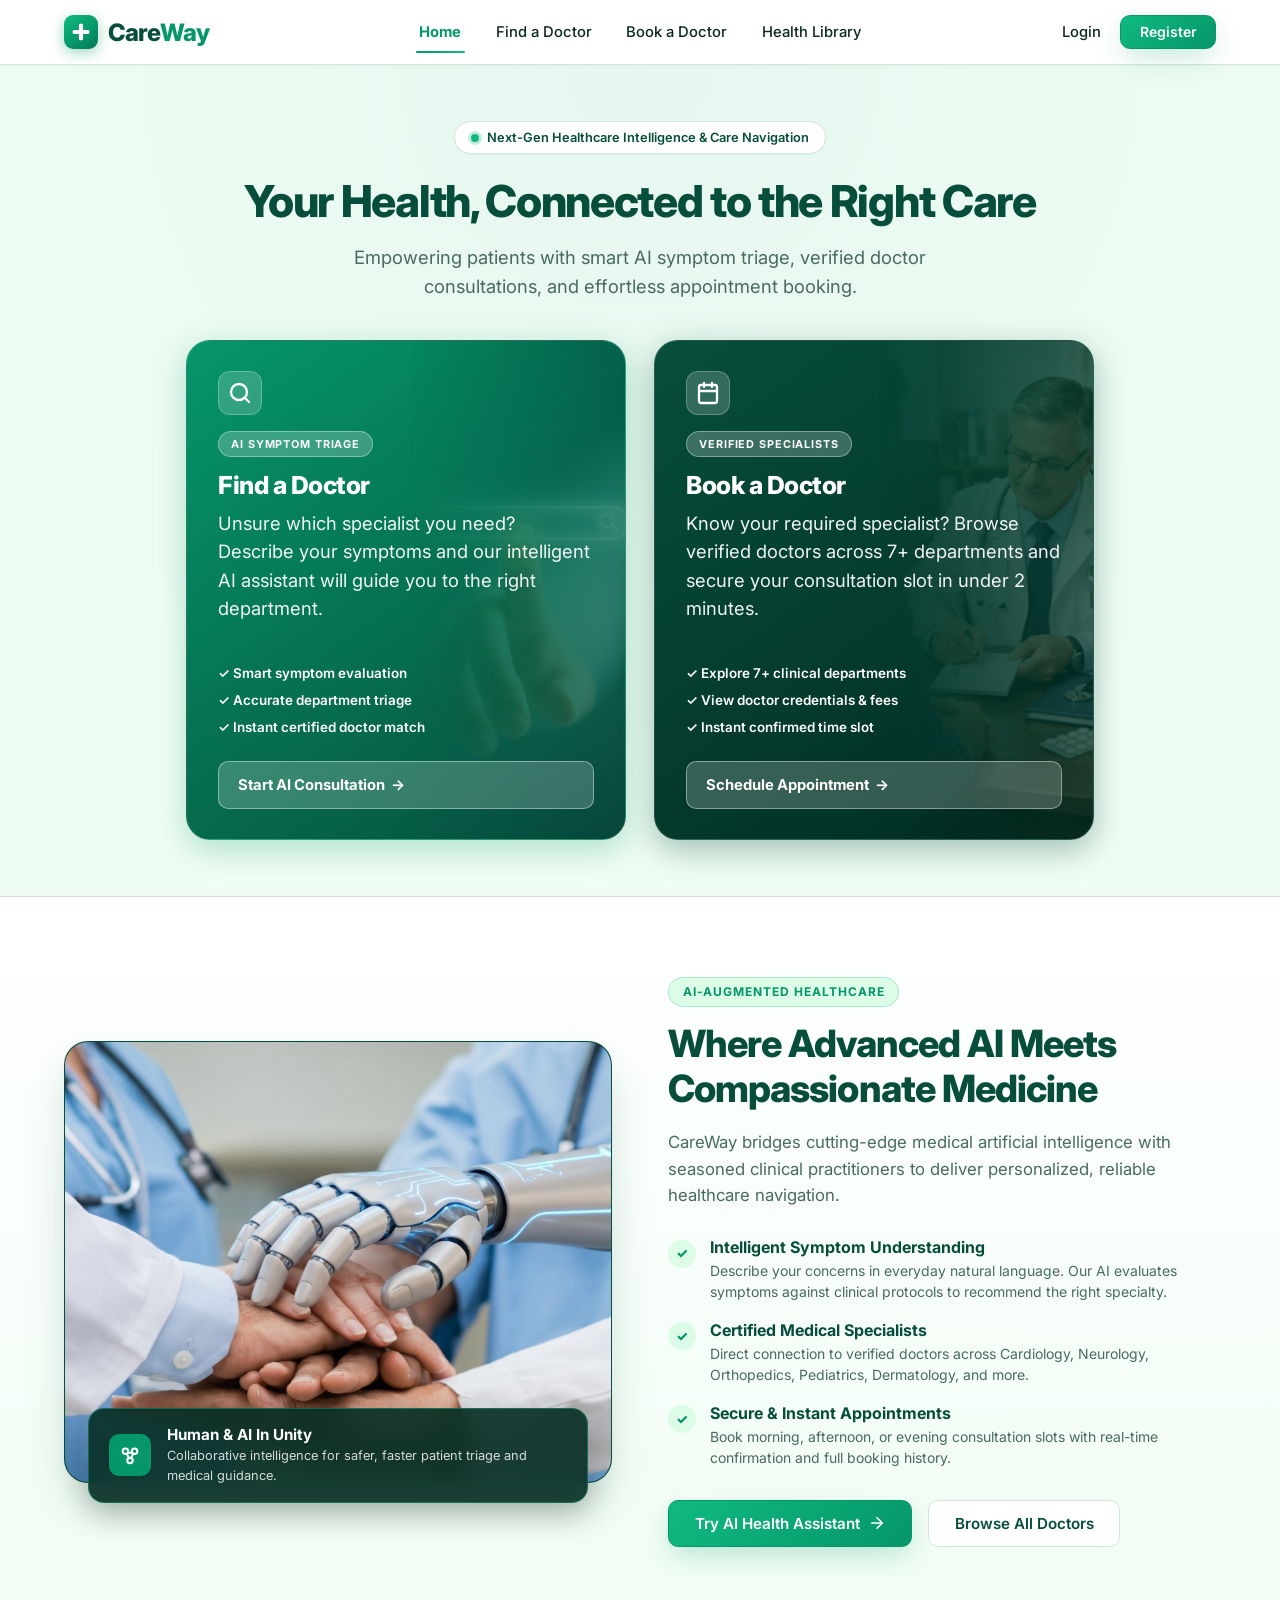
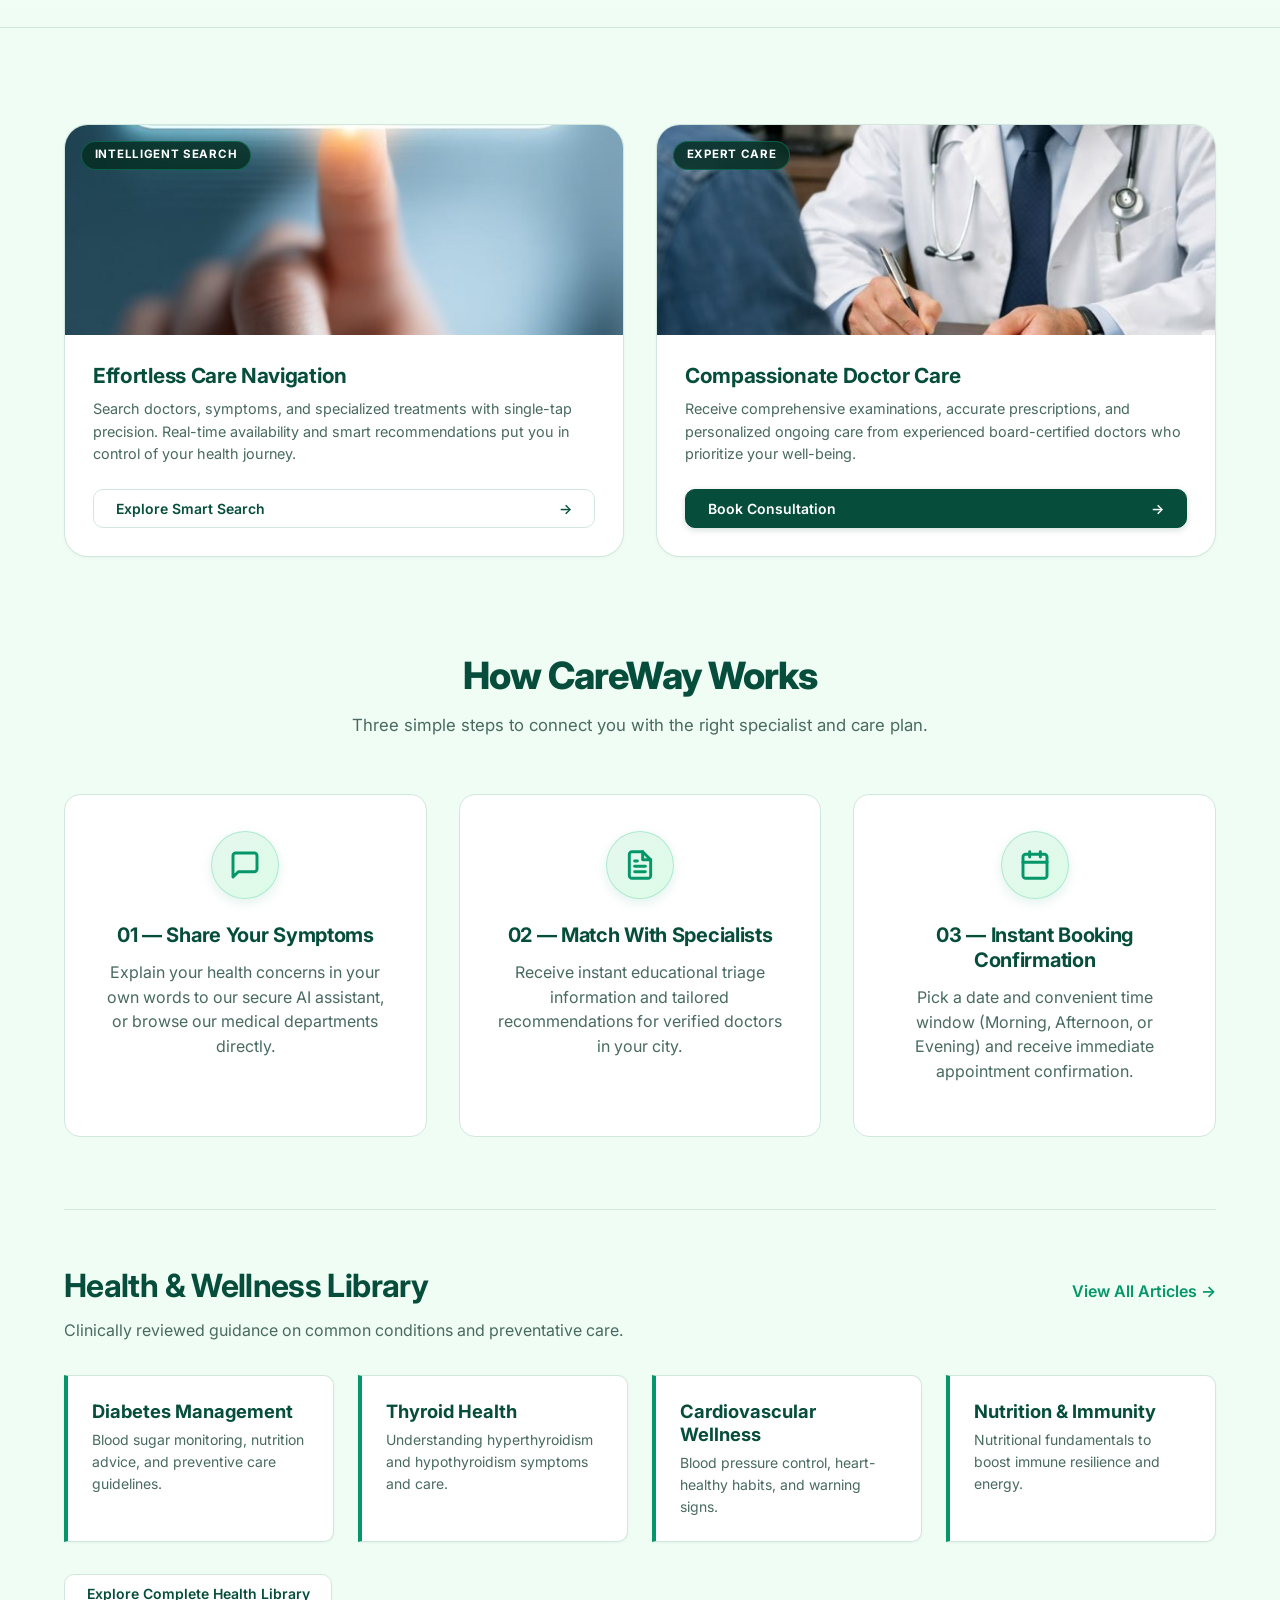
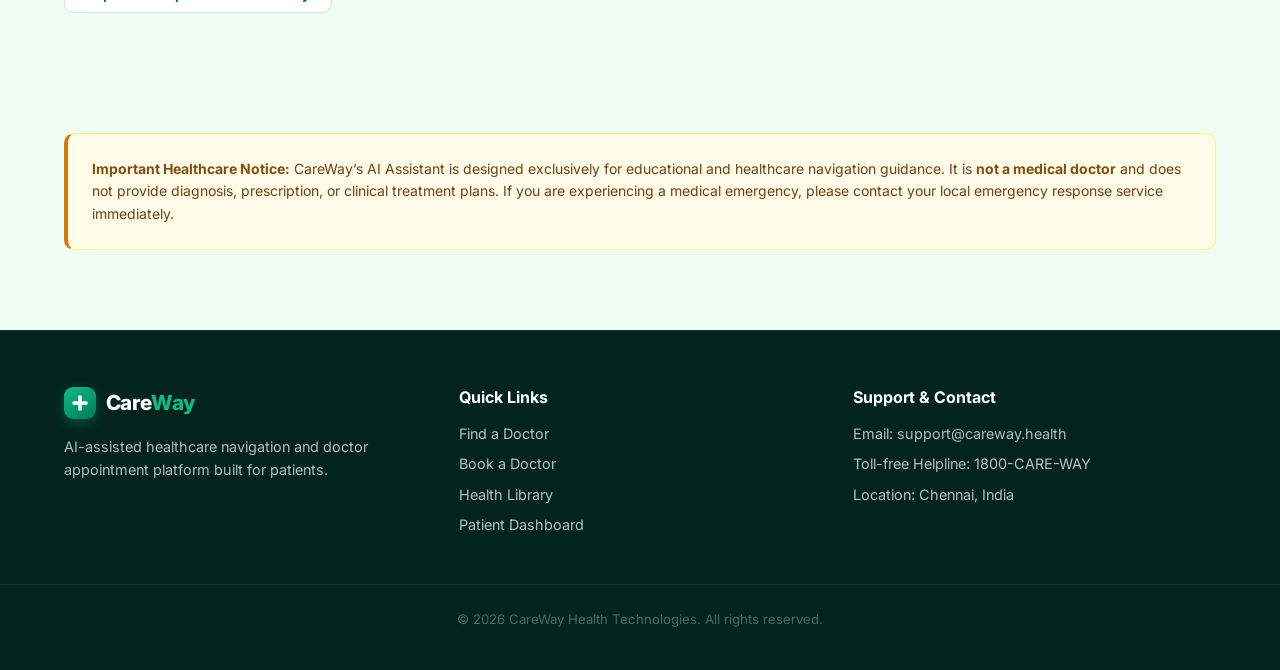
<file: frontend/index.html>
<!DOCTYPE html>
<html lang="en">
<head>
    <meta charset="UTF-8">
    <meta name="viewport" content="width=device-width, initial-scale=1.0">
    <meta name="description" content="CareWay - Next-Gen AI-Powered Healthcare Navigation and Verified Doctor Appointment Booking Platform.">
    <title>CareWay - Healthcare Navigation &amp; Smart Doctor Booking</title>
    <link rel="stylesheet" href="./css/index.css">
</head>
<body>

    <!-- Navbar -->
    <nav class="navbar" aria-label="Main Navigation"></nav>

    <!-- Hero Section -->
    <section class="hero">
        <div class="container">
            <div class="hero-pill-badge">
                <span class="pulse-dot"></span>
                <span>Next-Gen Healthcare Intelligence &amp; Care Navigation</span>
            </div>
            <h1>Your Health, Connected to the Right Care</h1>
            <p>Empowering patients with smart AI symptom triage, verified doctor consultations, and effortless appointment booking.</p>

            <div class="hero-actions">

                <!-- Find a Doctor Card (Featuring Smart Search Image Background) -->
                <a href="find_doctor.html" class="hero-card hero-card--find">
                    <img src="./assets/images/smart_doctor_search.jpg" alt="Smart Search AI" class="hero-card__bg-img">
                    <div class="hero-card__content">
                        <div class="hero-card__icon-wrap">
                            <svg width="24" height="24" viewBox="0 0 24 24" fill="none" stroke="currentColor" stroke-width="2.3" stroke-linecap="round" stroke-linejoin="round"><circle cx="11" cy="11" r="8"/><line x1="21" y1="21" x2="16.65" y2="16.65"/></svg>
                        </div>
                        <div class="hero-card__tag">AI Symptom Triage</div>
                        <h2 class="hero-card__title">Find a Doctor</h2>
                        <p class="hero-card__desc">Unsure which specialist you need? Describe your symptoms and our intelligent AI assistant will guide you to the right department.</p>
                        <div class="hero-card__features">
                            <span>&#10003; Smart symptom evaluation</span>
                            <span>&#10003; Accurate department triage</span>
                            <span>&#10003; Instant certified doctor match</span>
                        </div>
                        <div class="hero-card__cta">
                            Start AI Consultation &nbsp;&#8594;
                        </div>
                    </div>
                </a>

                <!-- Book a Doctor Card (Featuring Doctor Consultation Image Background) -->
                <a href="book_doctor.html" class="hero-card hero-card--book">
                    <img src="./assets/images/doctor_consultation.jpg" alt="Doctor Consultation" class="hero-card__bg-img">
                    <div class="hero-card__content">
                        <div class="hero-card__icon-wrap">
                            <svg width="24" height="24" viewBox="0 0 24 24" fill="none" stroke="currentColor" stroke-width="2.3" stroke-linecap="round" stroke-linejoin="round"><rect x="3" y="4" width="18" height="18" rx="2"/><line x1="16" y1="2" x2="16" y2="6"/><line x1="8" y1="2" x2="8" y2="6"/><line x1="3" y1="10" x2="21" y2="10"/></svg>
                        </div>
                        <div class="hero-card__tag">Verified Specialists</div>
                        <h2 class="hero-card__title">Book a Doctor</h2>
                        <p class="hero-card__desc">Know your required specialist? Browse verified doctors across 7+ departments and secure your consultation slot in under 2 minutes.</p>
                        <div class="hero-card__features">
                            <span>&#10003; Explore 7+ clinical departments</span>
                            <span>&#10003; View doctor credentials &amp; fees</span>
                            <span>&#10003; Instant confirmed time slot</span>
                        </div>
                        <div class="hero-card__cta">
                            Schedule Appointment &nbsp;&#8594;
                        </div>
                    </div>
                </a>

            </div>
        </div>
    </section>

    <!-- Showcase Section: AI & Medical Team Collaboration -->
    <section class="showcase-section">
        <div class="container">
            <div class="showcase-grid">
                <div class="showcase-media-container">
                    <div class="showcase-img-wrap">
                        <img src="./assets/images/ai_healthcare_collaboration.jpg" alt="AI Healthcare Collaboration" class="showcase-img">
                    </div>
                    <div class="showcase-floating-card">
                        <div class="badge-icon">
                            <svg width="22" height="22" viewBox="0 0 24 24" fill="none" stroke="currentColor" stroke-width="2.2" stroke-linecap="round" stroke-linejoin="round">
                                <circle cx="7" cy="8" r="3"/>
                                <circle cx="17" cy="8" r="3"/>
                                <circle cx="12" cy="18" r="3"/>
                                <line x1="9.5" y1="9.5" x2="14.5" y2="9.5"/>
                                <line x1="8.5" y1="11" x2="11" y2="15.5"/>
                                <line x1="15.5" y1="11" x2="13" y2="15.5"/>
                            </svg>
                        </div>
                        <div>
                            <h4>Human &amp; AI In Unity</h4>
                            <p>Collaborative intelligence for safer, faster patient triage and medical guidance.</p>
                        </div>
                    </div>
                </div>

                <div class="showcase-content">
                    <span class="section-tag">AI-Augmented Healthcare</span>
                    <h2>Where Advanced AI Meets Compassionate Medicine</h2>
                    <p class="lead">CareWay bridges cutting-edge medical artificial intelligence with seasoned clinical practitioners to deliver personalized, reliable healthcare navigation.</p>

                    <div class="showcase-points">
                        <div class="point-item">
                            <div class="point-icon">&#10003;</div>
                            <div class="point-text">
                                <h4>Intelligent Symptom Understanding</h4>
                                <p>Describe your concerns in everyday natural language. Our AI evaluates symptoms against clinical protocols to recommend the right specialty.</p>
                            </div>
                        </div>

                        <div class="point-item">
                            <div class="point-icon">&#10003;</div>
                            <div class="point-text">
                                <h4>Certified Medical Specialists</h4>
                                <p>Direct connection to verified doctors across Cardiology, Neurology, Orthopedics, Pediatrics, Dermatology, and more.</p>
                            </div>
                        </div>

                        <div class="point-item">
                            <div class="point-icon">&#10003;</div>
                            <div class="point-text">
                                <h4>Secure &amp; Instant Appointments</h4>
                                <p>Book morning, afternoon, or evening consultation slots with real-time confirmation and full booking history.</p>
                            </div>
                        </div>
                    </div>

                    <div class="flex gap-3" style="flex-wrap: wrap;">
                        <a href="find_doctor.html" class="btn btn-accent" style="padding: 0.8rem 1.6rem; font-size: 0.95rem;">
                            <span>Try AI Health Assistant</span>
                            <svg width="18" height="18" viewBox="0 0 24 24" fill="none" stroke="currentColor" stroke-width="2.2" stroke-linecap="round" stroke-linejoin="round"><line x1="5" y1="12" x2="19" y2="12"/><polyline points="12 5 19 12 12 19"/></svg>
                        </a>
                        <a href="book_doctor.html" class="btn btn-outline" style="padding: 0.8rem 1.6rem; font-size: 0.95rem;">
                            <span>Browse All Doctors</span>
                        </a>
                    </div>
                </div>
            </div>
        </div>
    </section>

    <!-- Main Content -->
    <main class="main-content">
        <div class="container">
            
            <!-- Spotlight Dual Feature Cards -->
            <div class="visual-card-grid">
                <!-- Card 1: Smart Search -->
                <div class="visual-feature-card">
                    <div class="card-thumb-wrap">
                        <img src="./assets/images/smart_doctor_search.jpg" alt="Smart Search Interface" class="card-thumb-img">
                        <span class="thumb-overlay-badge">Intelligent Search</span>
                    </div>
                    <div class="card-body">
                        <h3>Effortless Care Navigation</h3>
                        <p>Search doctors, symptoms, and specialized treatments with single-tap precision. Real-time availability and smart recommendations put you in control of your health journey.</p>
                        <a href="find_doctor.html" class="btn btn-outline" style="margin-top: auto; justify-content: space-between;">
                            <span>Explore Smart Search</span>
                            <span>&rarr;</span>
                        </a>
                    </div>
                </div>

                <!-- Card 2: Doctor Consultation -->
                <div class="visual-feature-card">
                    <div class="card-thumb-wrap">
                        <img src="./assets/images/doctor_consultation.jpg" alt="Doctor Consultation" class="card-thumb-img">
                        <span class="thumb-overlay-badge">Expert Care</span>
                    </div>
                    <div class="card-body">
                        <h3>Compassionate Doctor Care</h3>
                        <p>Receive comprehensive examinations, accurate prescriptions, and personalized ongoing care from experienced board-certified doctors who prioritize your well-being.</p>
                        <a href="book_doctor.html" class="btn btn-primary" style="margin-top: auto; justify-content: space-between;">
                            <span>Book Consultation</span>
                            <span>&rarr;</span>
                        </a>
                    </div>
                </div>
            </div>

            <!-- How It Works Section -->
            <section class="section">
                <h2 class="section-title">How CareWay Works</h2>
                <p class="section-subtitle">Three simple steps to connect you with the right specialist and care plan.</p>
                
                <div class="features-grid">
                    <div class="feature-card">
                        <div class="feature-icon">
                            <svg width="28" height="28" viewBox="0 0 24 24" fill="none" stroke="currentColor" stroke-width="2.2" stroke-linecap="round" stroke-linejoin="round"><path d="M21 15a2 2 0 0 1-2 2H7l-4 4V5a2 2 0 0 1 2-2h14a2 2 0 0 1 2 2z"></path></svg>
                        </div>
                        <h3>01 — Share Your Symptoms</h3>
                        <p>Explain your health concerns in your own words to our secure AI assistant, or browse our medical departments directly.</p>
                    </div>

                    <div class="feature-card">
                        <div class="feature-icon">
                            <svg width="28" height="28" viewBox="0 0 24 24" fill="none" stroke="currentColor" stroke-width="2.2" stroke-linecap="round" stroke-linejoin="round"><path d="M14 2H6a2 2 0 0 0-2 2v16a2 2 0 0 0 2 2h12a2 2 0 0 0 2-2V8z"></path><polyline points="14 2 14 8 20 8"></polyline><line x1="16" y1="13" x2="8" y2="13"></line><line x1="16" y1="17" x2="8" y2="17"></line><polyline points="10 9 9 9 8 9"></polyline></svg>
                        </div>
                        <h3>02 — Match With Specialists</h3>
                        <p>Receive instant educational triage information and tailored recommendations for verified doctors in your city.</p>
                    </div>

                    <div class="feature-card">
                        <div class="feature-icon">
                            <svg width="28" height="28" viewBox="0 0 24 24" fill="none" stroke="currentColor" stroke-width="2.2" stroke-linecap="round" stroke-linejoin="round"><rect x="3" y="4" width="18" height="18" rx="2" ry="2"></rect><line x1="16" y1="2" x2="16" y2="6"></line><line x1="8" y1="2" x2="8" y2="6"></line><line x1="3" y1="10" x2="21" y2="10"></line></svg>
                        </div>
                        <h3>03 — Instant Booking Confirmation</h3>
                        <p>Pick a date and convenient time window (Morning, Afternoon, or Evening) and receive immediate appointment confirmation.</p>
                    </div>
                </div>
            </section>

            <!-- Health Library Section (Supporting) -->
            <section class="section" style="background-color: transparent; border-top: 1px solid var(--border-color); padding-top: 3.5rem;">
                <div class="flex" style="justify-content: space-between; align-items: baseline; margin-bottom: 2rem; flex-wrap: wrap; gap: 1rem;">
                    <div>
                        <h2>Health &amp; Wellness Library</h2>
                        <p style="margin-bottom: 0;">Clinically reviewed guidance on common conditions and preventative care.</p>
                    </div>
                    <a href="library.html" style="font-weight: 600; display: inline-flex; align-items: center; gap: 0.35rem;">
                        View All Articles &rarr;
                    </a>
                </div>
                <div class="library-grid">
                    <a href="library.html#diabetes" class="library-card">
                        <h4>Diabetes Management</h4>
                        <p>Blood sugar monitoring, nutrition advice, and preventive care guidelines.</p>
                    </a>
                    <a href="library.html#thyroid" class="library-card">
                        <h4>Thyroid Health</h4>
                        <p>Understanding hyperthyroidism and hypothyroidism symptoms and care.</p>
                    </a>
                    <a href="library.html#heart-health" class="library-card">
                        <h4>Cardiovascular Wellness</h4>
                        <p>Blood pressure control, heart-healthy habits, and warning signs.</p>
                    </a>
                    <a href="library.html#nutrition" class="library-card">
                        <h4>Nutrition &amp; Immunity</h4>
                        <p>Nutritional fundamentals to boost immune resilience and energy.</p>
                    </a>
                </div>
                <div style="margin-top: 2rem;">
                    <a href="library.html" class="btn btn-outline">Explore Complete Health Library</a>
                </div>
            </section>

            <!-- Healthcare Disclaimer -->
            <div class="disclaimer">
                <strong>Important Healthcare Notice:</strong> CareWay’s AI Assistant is designed exclusively for educational and healthcare navigation guidance. It is <strong>not a medical doctor</strong> and does not provide diagnosis, prescription, or clinical treatment plans. If you are experiencing a medical emergency, please contact your local emergency response service immediately.
            </div>

        </div>
    </main>

    <!-- Footer -->
    <footer class="footer" id="app-footer"></footer>

    <script src="./js/app.js"></script>
</body>
</html>
</file>
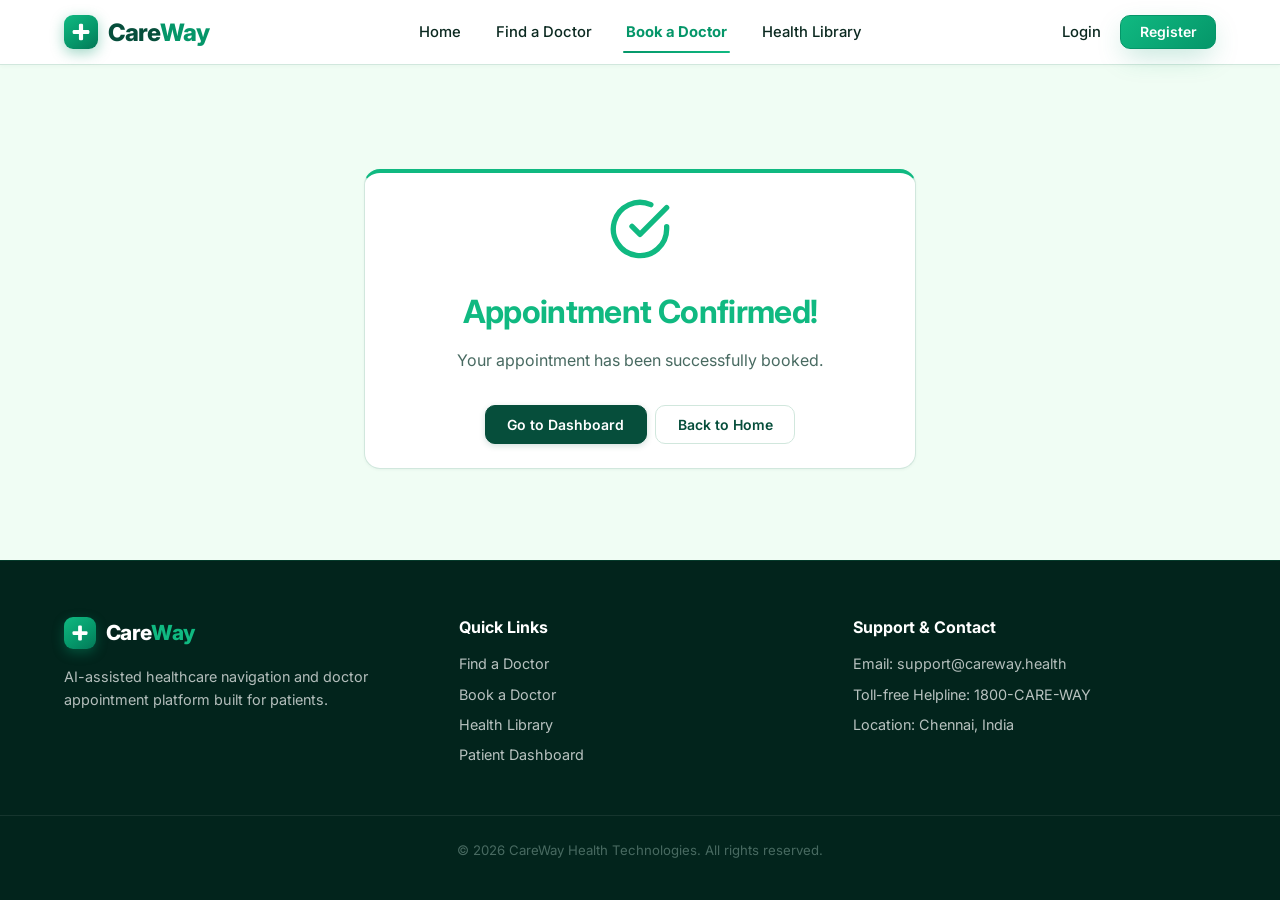
<file: frontend/appointment_confirmation.html>
<!DOCTYPE html>
<html lang="en">
<head>
    <meta charset="UTF-8">
    <meta name="viewport" content="width=device-width, initial-scale=1.0">
    <title>CareWay - Booking Confirmed</title>
    <link rel="stylesheet" href="./css/index.css">
</head>
<body>
    <nav class="navbar" aria-label="Main Navigation"></nav>
    <main class="main-content">
        <div class="container" style="max-width: 600px; margin-top: 4rem; text-align: center;">
            <div class="card" style="border-top: 4px solid var(--success);">
                <div style="color: var(--success); margin-bottom: 1.5rem;">
                    <svg width="64" height="64" viewBox="0 0 24 24" fill="none" stroke="currentColor" stroke-width="2" stroke-linecap="round" stroke-linejoin="round" style="margin: 0 auto;"><path d="M22 11.08V12a10 10 0 1 1-5.93-9.14"></path><polyline points="22 4 12 14.01 9 11.01"></polyline></svg>
                </div>
                <h2 style="color: var(--success); margin-bottom: 1rem;">Appointment Confirmed!</h2>
                <p>Your appointment has been successfully booked.</p>
                <div class="flex gap-2" style="justify-content: center; margin-top: 2rem;">
                    <a href="dashboard.html" class="btn btn-primary">Go to Dashboard</a>
                    <a href="index.html" class="btn btn-outline">Back to Home</a>
                </div>
            </div>
        </div>
    </main>
    <footer class="footer" id="app-footer"></footer>
    <script src="./js/app.js"></script>
</body>
</html>
</file>
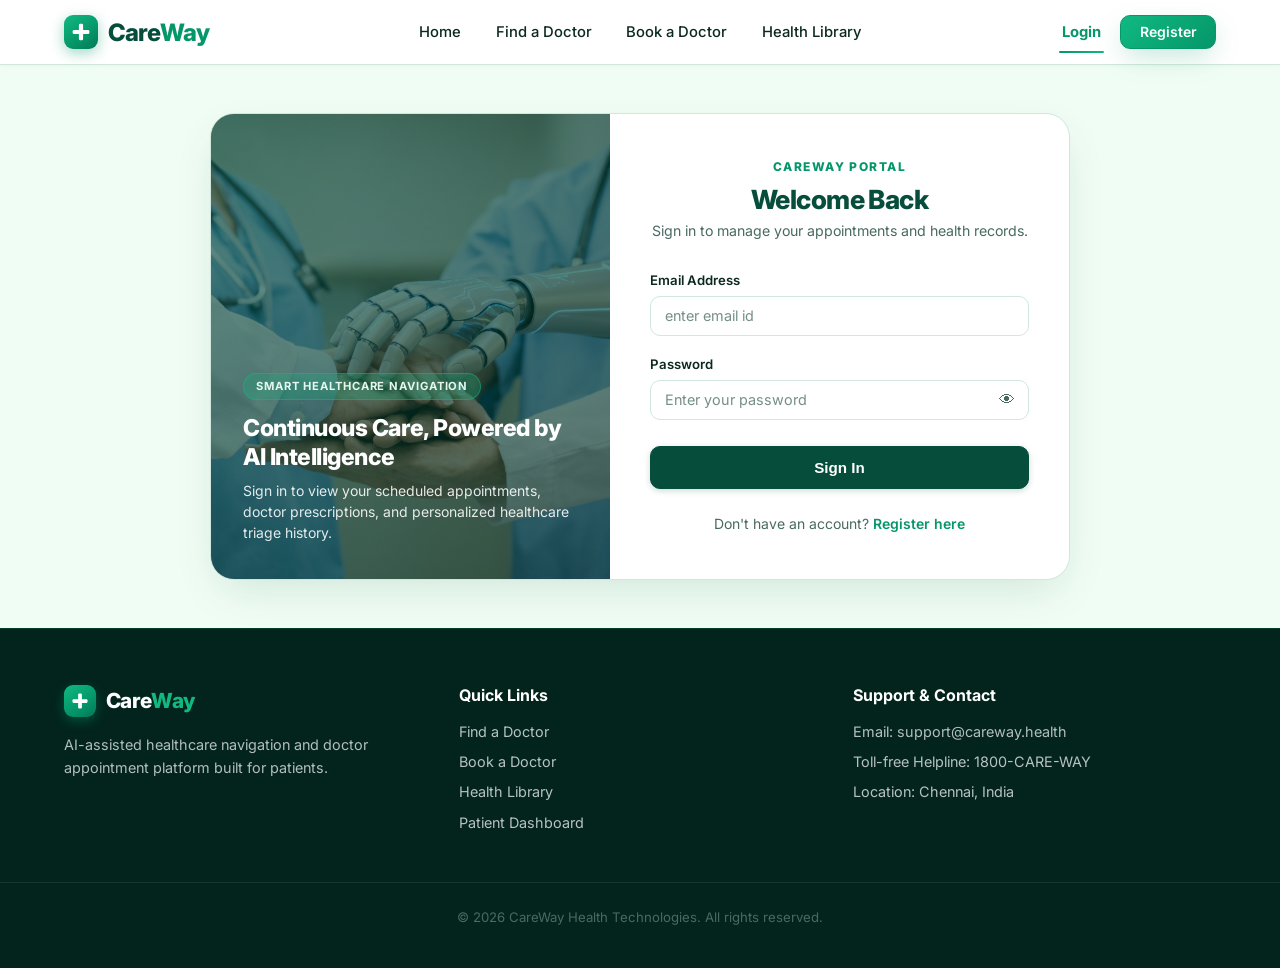
<file: frontend/dashboard.html>
<!DOCTYPE html>
<html lang="en">
<head>
    <meta charset="UTF-8">
    <meta name="viewport" content="width=device-width, initial-scale=1.0">
    <meta name="description" content="CareWay Patient Dashboard - Manage your appointments.">
    <title>CareWay - Patient Dashboard</title>
    <link rel="stylesheet" href="./css/index.css">
    <style>
        body { background-color: var(--alice-blue); }
        .dashboard-container { max-width: 900px; margin: 0 auto; padding: 2rem 1.5rem 3.5rem; }
        .dashboard-header { display: flex; justify-content: space-between; align-items: center; margin-bottom: 2rem; flex-wrap: wrap; gap: 1rem; }
        .welcome-title { font-size: 1.75rem; font-weight: 700; color: var(--prussian-blue); margin-bottom: 0.25rem; }
        .welcome-subtitle { font-size: 1rem; color: var(--muted-text); margin-bottom: 0; }

        .section-card { background: var(--white); border: 1px solid var(--border-color); border-radius: var(--radius-md); padding: 1.5rem; margin-bottom: 1.5rem; box-shadow: 0 1px 3px rgba(6,78,59,0.06); }
        .section-header { display: flex; justify-content: space-between; align-items: center; margin-bottom: 1.5rem; padding-bottom: 0.75rem; border-bottom: 1px solid var(--border-color); }
        .section-title { font-size: 1.25rem; font-weight: 700; color: var(--prussian-blue); margin: 0; }

        .appt-card { border: 1px solid var(--border-color); border-radius: var(--radius-md); padding: 1.25rem; margin-bottom: 1rem; display: flex; justify-content: space-between; align-items: center; flex-wrap: wrap; gap: 1rem; }
        .appt-card:last-child { margin-bottom: 0; }
        .appt-card.upcoming { border-left: 4px solid var(--salesport-blue); background: var(--alice-blue); }

        .appt-info { display: flex; flex-direction: column; gap: 0.25rem; }
        .appt-dept { font-size: 0.85rem; font-weight: 600; color: var(--salesport-blue); text-transform: uppercase; letter-spacing: 0.5px; }
        .appt-doctor { font-size: 1.1rem; font-weight: 700; color: var(--prussian-blue); }
        .appt-time { font-size: 0.9rem; color: var(--muted-text); margin-top: 0.25rem; }
        .appt-fee { font-size: 0.875rem; font-weight: 700; color: var(--prussian-blue); margin-top: 0.25rem; }

        .status-badge { padding: 0.25rem 0.75rem; border-radius: 50px; font-size: 0.8rem; font-weight: 700; white-space: nowrap; }
        .status-confirmed { background: #DCFCE7; color: #16A34A; }
        .status-completed { background: #F1F5F9; color: #475569; }

        .empty-state { text-align: center; padding: 3rem 1rem; color: var(--muted-text); }
        .empty-state p { margin-bottom: 1rem; }

        .error-state { text-align: center; padding: 2rem 1rem; color: #DC2626; }
        .retry-btn { margin-top: 0.75rem; background: none; border: 1px solid #DC2626; color: #DC2626; padding: 0.5rem 1rem; border-radius: var(--radius-md); cursor: pointer; font-size: 0.875rem; }
        .retry-btn:hover { background: #FEF2F2; }
    </style>
</head>
<body>
    <nav class="navbar" aria-label="Main Navigation"></nav>

    <main class="main-content">
        <div class="dashboard-container">
            <header class="dashboard-header">
                <div>
                    <h1 class="welcome-title" id="welcome-greeting">Welcome back</h1>
                    <p class="welcome-subtitle">Here is an overview of your appointments.</p>
                </div>
                <a href="book_doctor.html" class="btn btn-primary" style="font-weight:600; padding:0.75rem 1.5rem;">+ Book an Appointment</a>
            </header>

            <div class="section-card">
                <div class="section-header">
                    <h2 class="section-title">Upcoming Appointments</h2>
                </div>
                <div id="upcoming-container">
                    <p class="empty-state">Loading upcoming appointments...</p>
                </div>
            </div>

            <div class="section-card">
                <div class="section-header">
                    <h2 class="section-title">Appointment History</h2>
                </div>
                <div id="history-container">
                    <p class="empty-state">Loading appointment history...</p>
                </div>
            </div>
        </div>
    </main>

    <footer class="footer" id="app-footer"></footer>

    <script src="./js/app.js"></script>
    <script>
        requireAuth();

        function formatApptDate(dateStr) {
            try {
                var parts = dateStr.split('-');
                var dt = new Date(Number(parts[0]), Number(parts[1]) - 1, Number(parts[2]));
                return dt.toLocaleDateString('en-GB', { day: 'numeric', month: 'long', year: 'numeric' });
            } catch(e) { return dateStr; }
        }

        function formatApptTime(startTime) {
            try {
                var h = parseInt(startTime.split(':')[0], 10);
                return h < 13 ? 'Morning (10:00 AM - 1:00 PM)' : 'Afternoon (2:00 PM - 5:00 PM)';
            } catch(e) { return startTime; }
        }

        function renderUpcoming(list) {
            var container = document.getElementById('upcoming-container');
            if (!list.length) {
                container.innerHTML = '<div class="empty-state"><p>You have no upcoming appointments.</p><a href="book_doctor.html" class="btn btn-outline">Book Now</a></div>';
                return;
            }
            var html = '';
            for (var i = 0; i < list.length; i++) {
                var a = list[i];
                html += '<div class="appt-card upcoming">' +
                    '<div class="appt-info">' +
                    '<span class="appt-dept">' + (a.doctor_department || a.doctor_specialization || 'Consultation') + '</span>' +
                    '<span class="appt-doctor">Dr. ' + a.doctor_name + '</span>' +
                    '<span class="appt-time">&#128197; ' + formatApptDate(a.date) + ' &nbsp; &#8987; ' + formatApptTime(a.start_time) + '</span>' +
                    '<span class="appt-fee">' + formatINR(a.doctor_fee) + '</span>' +
                    '</div>' +
                    '<span class="status-badge status-confirmed">&#9679; Confirmed</span>' +
                    '</div>';
            }
            container.innerHTML = html;
        }

        function renderHistory(list) {
            var container = document.getElementById('history-container');
            if (!list.length) {
                container.innerHTML = '<div class="empty-state"><p>No past appointments found.</p></div>';
                return;
            }
            var html = '';
            for (var i = 0; i < list.length; i++) {
                var a = list[i];
                html += '<div class="appt-card">' +
                    '<div class="appt-info">' +
                    '<span class="appt-dept">' + (a.doctor_department || a.doctor_specialization || 'Consultation') + '</span>' +
                    '<span class="appt-doctor">Dr. ' + a.doctor_name + '</span>' +
                    '<span class="appt-time">&#128197; ' + formatApptDate(a.date) + ' &nbsp; &#8987; ' + formatApptTime(a.start_time) + '</span>' +
                    '</div>' +
                    '<span class="status-badge status-completed">Completed</span>' +
                    '</div>';
            }
            container.innerHTML = html;
        }

        function showError() {
            document.getElementById('upcoming-container').innerHTML =
                '<div class="error-state"><p>Unable to load your appointments.</p>' +
                '<button class="retry-btn" onclick="loadDashboard()">Try Again</button></div>';
            document.getElementById('history-container').innerHTML =
                '<div class="error-state"><p>Unable to load appointment history.</p></div>';
        }

        async function loadDashboard() {
            // Update greeting
            var user = Auth.getUser();
            var greeting = 'Hello, Patient';
            if (user) {
                greeting = 'Hello, ' + (getDisplayName(user) || user.username || 'Patient');
            }
            document.getElementById('welcome-greeting').textContent = greeting + ' 👋';

            // Reset loading state
            document.getElementById('upcoming-container').innerHTML = '<p class="empty-state">Loading upcoming appointments...</p>';
            document.getElementById('history-container').innerHTML = '<p class="empty-state">Loading appointment history...</p>';

            var token = Auth.getToken();
            if (!token) { showError(); return; }

            try {
                var res = await fetch(API_BASE_URL + '/healthcare/appointments/list/', {
                    headers: { 'Authorization': 'Token ' + token }
                });

                if (res.status === 401) {
                    Auth.logout();
                    window.location.href = 'login.html';
                    return;
                }

                if (!res.ok) {
                    showError();
                    return;
                }

                var appointments = await res.json();

                var today = new Date();
                today.setHours(0, 0, 0, 0);

                var upcoming = [];
                var history = [];

                for (var i = 0; i < appointments.length; i++) {
                    var appt = appointments[i];
                    var parts = appt.date.split('-');
                    var apptDate = new Date(Number(parts[0]), Number(parts[1]) - 1, Number(parts[2]));
                    if (apptDate >= today) {
                        upcoming.push(appt);
                    } else {
                        history.push(appt);
                    }
                }

                renderUpcoming(upcoming);
                renderHistory(history);

            } catch (err) {
                console.error('Dashboard load error:', err);
                showError();
            }
        }

        document.addEventListener('DOMContentLoaded', loadDashboard);
    </script>
</body>
</html>
</file>
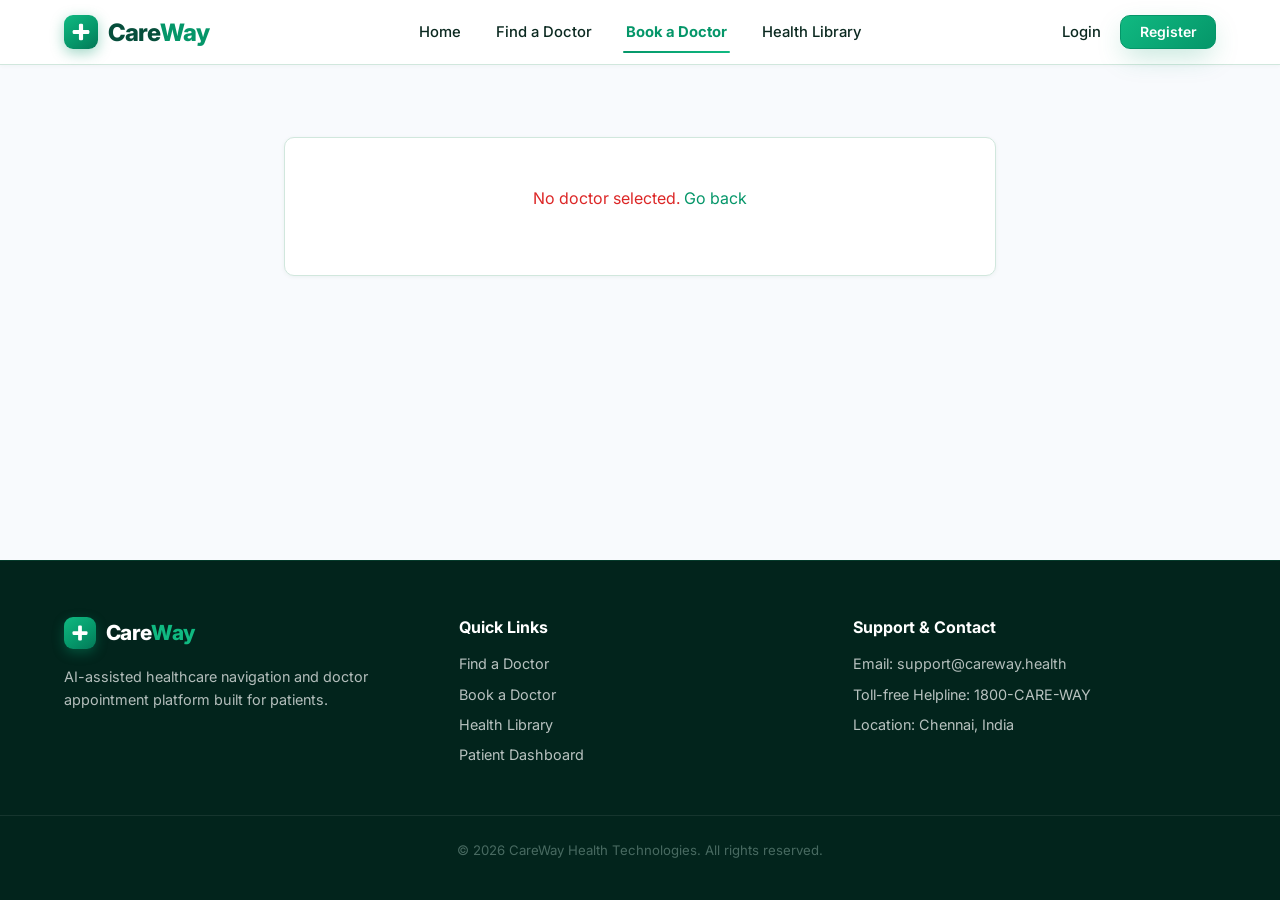
<file: frontend/doctor_profile.html>
<!DOCTYPE html>
<html lang="en">
<head>
    <meta charset="UTF-8">
    <meta name="viewport" content="width=device-width, initial-scale=1.0">
    <meta name="description" content="CareWay - Book an appointment with your chosen doctor.">
    <title>CareWay - Doctor Profile &amp; Booking</title>
    <link rel="stylesheet" href="./css/index.css">
    <style>
        body { background-color: #F8FAFD; }
        .booking-container { max-width: 760px; margin: 0 auto; padding: 2rem 1.5rem 4rem; }
        .progress-bar-wrap { display: flex; align-items: center; margin-bottom: 2.5rem; }
        .prog-step { display: flex; flex-direction: column; align-items: center; }
        .prog-circle { width: 32px; height: 32px; border-radius: 50%; border: 2px solid var(--border-color); background: var(--white); color: var(--muted-text); font-size: 0.8rem; font-weight: 700; display: flex; align-items: center; justify-content: center; transition: all 0.2s; }
        .prog-circle.active { background: var(--salesport-blue); border-color: var(--salesport-blue); color: #fff; }
        .prog-circle.done { background: #16A34A; border-color: #16A34A; color: #fff; }
        .prog-label { font-size: 0.7rem; color: var(--muted-text); margin-top: 0.3rem; text-align: center; font-weight: 600; }
        .prog-line { flex: 1; height: 2px; background: var(--border-color); margin-bottom: 1.5rem; }
        .prog-line.done { background: #16A34A; }
        .booking-card { background: var(--white); border: 1px solid var(--border-color); border-radius: var(--radius-md); padding: 2rem; margin-bottom: 1.5rem; box-shadow: 0 1px 4px rgba(6,78,59,0.06); }
        .doctor-header { display: flex; gap: 1.5rem; align-items: flex-start; margin-bottom: 1.5rem; flex-wrap: wrap; }
        .doctor-avatar { width: 72px; height: 72px; border-radius: 50%; background: linear-gradient(135deg, var(--salesport-blue), var(--prussian-blue)); display: flex; align-items: center; justify-content: center; color: #fff; font-size: 1.75rem; font-weight: 700; flex-shrink: 0; }
        .doctor-meta h2 { font-size: 1.5rem; font-weight: 700; color: var(--prussian-blue); margin-bottom: 0.2rem; }
        .doctor-dept { font-size: 0.875rem; color: var(--salesport-blue); font-weight: 600; text-transform: uppercase; letter-spacing: 0.05em; margin-bottom: 0.25rem; }
        .doctor-spec { font-size: 0.95rem; color: var(--muted-text); margin-bottom: 0; }
        .info-row { display: flex; gap: 0.6rem; flex-wrap: wrap; margin-bottom: 1.25rem; }
        .info-pill { background: var(--alice-blue); border-radius: 100px; padding: 0.3rem 0.8rem; font-size: 0.8rem; font-weight: 600; color: var(--prussian-blue); }
        .fee-box { background: var(--alice-blue); border-radius: var(--radius-md); padding: 1rem 1.5rem; display: flex; justify-content: space-between; align-items: center; margin-top: 1rem; }
        .fee-label { font-size: 0.875rem; font-weight: 600; color: var(--muted-text); }
        .fee-amount { font-size: 1.5rem; font-weight: 800; color: var(--prussian-blue); }
        .date-grid { display: flex; gap: 0.5rem; flex-wrap: wrap; }
        .date-btn { padding: 0.6rem 1.2rem; border: 2px solid var(--border-color); background: var(--white); border-radius: var(--radius-md); cursor: pointer; font-size: 0.9rem; font-weight: 600; color: var(--primary-text); transition: all 0.15s; }
        .date-btn:hover { border-color: var(--salesport-blue); color: var(--salesport-blue); }
        .date-btn.selected { background: var(--salesport-blue); border-color: var(--salesport-blue); color: #fff; }
        .window-section { margin-bottom: 1.5rem; }
        .window-heading { font-size: 0.875rem; font-weight: 700; color: var(--prussian-blue); text-transform: uppercase; letter-spacing: 0.06em; margin-bottom: 0.75rem; padding-bottom: 0.5rem; border-bottom: 1px solid var(--border-color); }
        .slot-group { display: flex; gap: 0.6rem; flex-wrap: wrap; }
        .slot-btn { padding: 0.6rem 1.1rem; border: 2px solid var(--border-color); background: var(--white); border-radius: var(--radius-md); cursor: pointer; font-size: 0.9rem; font-weight: 600; transition: all 0.15s; }
        .slot-btn:hover { border-color: var(--salesport-blue); color: var(--salesport-blue); }
        .slot-btn.selected { background: var(--salesport-blue); border-color: var(--salesport-blue); color: #fff; }
        .form-group { margin-bottom: 1.25rem; }
        .form-label { display: block; font-size: 0.875rem; font-weight: 600; color: var(--primary-text); margin-bottom: 0.4rem; }
        .form-control { width: 100%; padding: 0.65rem 0.9rem; font-size: 0.95rem; border: 1px solid var(--border-color); border-radius: var(--radius-md); background: var(--white); color: var(--primary-text); transition: border-color 0.15s, box-shadow 0.15s; box-sizing: border-box; }
        .form-control:focus { outline: none; border-color: var(--salesport-blue); box-shadow: 0 0 0 3px rgba(5,150,105,0.15); }
        textarea.form-control { resize: vertical; }
        .summary-box { background: var(--alice-blue); border-radius: var(--radius-md); padding: 1.5rem; margin-bottom: 1.5rem; }
        .summary-row { display: flex; justify-content: space-between; align-items: baseline; padding: 0.6rem 0; border-bottom: 1px solid rgba(6,78,59,0.08); }
        .summary-row:last-child { border-bottom: none; }
        .summary-key { font-size: 0.875rem; color: var(--muted-text); font-weight: 600; }
        .summary-val { font-size: 0.95rem; color: var(--prussian-blue); font-weight: 700; text-align: right; max-width: 60%; }
        .error-box { background: #FEF2F2; border: 1px solid #FECACA; border-left: 3px solid #DC2626; color: #991B1B; padding: 0.75rem 1rem; border-radius: var(--radius-md); font-size: 0.875rem; margin-bottom: 1rem; display: none; }
        .back-btn { display: inline-flex; align-items: center; gap: 0.4rem; font-size: 0.875rem; font-weight: 600; color: var(--muted-text); background: none; border: none; cursor: pointer; padding: 0; margin-bottom: 1.25rem; }
        .back-btn:hover { color: var(--primary-text); }
        @keyframes slideUp { from { opacity: 0; transform: translateY(6px); } to { opacity: 1; transform: translateY(0); } }
        .wizard-step { animation: slideUp 0.2s ease-out; }
    </style>
</head>
<body>
    <nav class="navbar" aria-label="Main Navigation"></nav>
    <main class="main-content">
        <div class="booking-container">

            <div id="progress-bar" class="progress-bar-wrap" style="display:none;">
                <div class="prog-step"><div class="prog-circle" id="pc-1">1</div><span class="prog-label">Date</span></div>
                <div class="prog-line" id="pl-1"></div>
                <div class="prog-step"><div class="prog-circle" id="pc-2">2</div><span class="prog-label">Time</span></div>
                <div class="prog-line" id="pl-2"></div>
                <div class="prog-step"><div class="prog-circle" id="pc-3">3</div><span class="prog-label">Details</span></div>
                <div class="prog-line" id="pl-3"></div>
                <div class="prog-step"><div class="prog-circle" id="pc-4">4</div><span class="prog-label">Confirm</span></div>
            </div>

            <div id="loading-container" class="booking-card" style="text-align:center; padding:3rem;">
                <p style="color:var(--muted-text);">Loading doctor profile...</p>
            </div>

            <div id="step-0" class="wizard-step" style="display:none;">
                <a href="book_doctor.html" class="back-btn">&#8592; Back to Doctors</a>
                <div id="doctor-profile-content"></div>
                <button id="start-booking-btn" class="btn btn-primary" style="width:100%; padding:0.85rem; font-size:1rem; font-weight:700; margin-top:1.5rem;">Book Appointment</button>
            </div>

            <div id="step-1" class="wizard-step" style="display:none;">
                <button class="back-btn" onclick="goToStep(0)">&#8592; Back to Profile</button>
                <div class="booking-card">
                    <h2 style="font-size:1.25rem; font-weight:700; color:var(--prussian-blue); margin-bottom:1.5rem;">Select a Date</h2>
                    <div id="dates-container" class="date-grid"></div>
                </div>
            </div>

            <div id="step-2" class="wizard-step" style="display:none;">
                <button class="back-btn" onclick="goToStep(1)">&#8592; Back to Date</button>
                <div class="booking-card">
                    <h2 style="font-size:1.25rem; font-weight:700; color:var(--prussian-blue); margin-bottom:1.5rem;">Select Consultation Time</h2>
                    <div class="window-section">
                        <div class="window-heading">Morning <span style="font-weight:400; text-transform:none; font-size:0.85rem; color:var(--muted-text);">(10:00 AM - 1:00 PM)</span></div>
                        <div id="morning-slots" class="slot-group"></div>
                    </div>
                    <div class="window-section" style="margin-bottom:0;">
                        <div class="window-heading">Afternoon <span style="font-weight:400; text-transform:none; font-size:0.85rem; color:var(--muted-text);">(2:00 PM - 5:00 PM)</span></div>
                        <div id="afternoon-slots" class="slot-group"></div>
                    </div>
                </div>
            </div>

            <div id="step-3" class="wizard-step" style="display:none;">
                <button class="back-btn" onclick="goToStep(2)">&#8592; Back to Time</button>
                <div class="booking-card">
                    <h2 style="font-size:1.25rem; font-weight:700; color:var(--prussian-blue); margin-bottom:1.5rem;">Patient Details</h2>
                    <form id="patient-details-form" novalidate>
                        <div class="form-group">
                            <label class="form-label" for="patient_name">Full Name *</label>
                            <input type="text" id="patient_name" class="form-control" placeholder="Your full name" required>
                        </div>
                        <div class="form-group">
                            <label class="form-label" for="patient_email">Email Address *</label>
                            <input type="email" id="patient_email" class="form-control" placeholder="name@example.com" required>
                        </div>
                        <div class="form-group">
                            <label class="form-label" for="reason">Reason for Visit <span style="font-weight:400; color:var(--muted-text);">(optional)</span></label>
                            <textarea id="reason" class="form-control" rows="3" placeholder="Briefly describe your concern..."></textarea>
                        </div>
                        <div id="details-error" class="error-box"></div>
                        <button type="submit" class="btn btn-primary" style="width:100%; padding:0.8rem; font-size:1rem; font-weight:700;">Continue to Summary</button>
                    </form>
                </div>
            </div>

            <div id="step-4" class="wizard-step" style="display:none;">
                <button class="back-btn" onclick="goToStep(3)">&#8592; Back to Details</button>
                <div class="booking-card">
                    <h2 style="font-size:1.25rem; font-weight:700; color:var(--prussian-blue); margin-bottom:1.5rem;">Booking Summary</h2>
                    <div id="booking-error" class="error-box"></div>
                    <div class="summary-box">
                        <div class="summary-row"><span class="summary-key">Doctor</span><span class="summary-val" id="summary-doctor"></span></div>
                        <div class="summary-row"><span class="summary-key">Department</span><span class="summary-val" id="summary-dept"></span></div>
                        <div class="summary-row"><span class="summary-key">Date</span><span class="summary-val" id="summary-date"></span></div>
                        <div class="summary-row"><span class="summary-key">Consultation Window</span><span class="summary-val" id="summary-time"></span></div>
                        <div class="summary-row"><span class="summary-key">Patient</span><span class="summary-val" id="summary-patient"></span></div>
                        <div class="summary-row"><span class="summary-key" style="font-size:1rem;">Consultation Fee</span><span class="summary-val" id="summary-fee" style="font-size:1.4rem; color:var(--prussian-blue);"></span></div>
                    </div>
                    <button id="confirm-btn" class="btn btn-primary" style="width:100%; padding:0.85rem; font-size:1.05rem; font-weight:700;">Confirm Appointment</button>
                </div>
            </div>

        </div>
    </main>

    <footer class="footer" id="app-footer"></footer>

    <script src="./js/app.js"></script>
    <script>
        var urlParams = new URLSearchParams(window.location.search);
        var doctorId = urlParams.get('id');
        var doctorData = null;
        var availabilityData = [];
        var selectedDate = null;
        var selectedSlot = null;
        var currentStep = 0;

        function formatDate(dateStr) {
            try {
                var parts = dateStr.split('-');
                var dt = new Date(Number(parts[0]), Number(parts[1]) - 1, Number(parts[2]));
                return dt.toLocaleDateString('en-GB', { day: 'numeric', month: 'long', year: 'numeric' });
            } catch(e) { return dateStr; }
        }

        function timeWindow(slot) {
            var h = parseInt(slot.start_time.split(':')[0], 10);
            return h < 12 ? 'Morning' : (h < 17 ? 'Afternoon' : 'Evening');
        }

        function slotLabel(slot) {
            var h = parseInt(slot.start_time.split(':')[0], 10);
            var mins = slot.start_time.substring(3, 5);
            var ampm = h >= 12 ? 'PM' : 'AM';
            var h12 = h % 12 || 12;
            return h12 + ':' + mins + ' ' + ampm;
        }

        function updateProgress(step) {
            var bar = document.getElementById('progress-bar');
            if (step === 0) { bar.style.display = 'none'; return; }
            bar.style.display = 'flex';
            for (var i = 1; i <= 4; i++) {
                var circle = document.getElementById('pc-' + i);
                circle.classList.remove('active', 'done');
                if (i < step) circle.classList.add('done');
                else if (i === step) circle.classList.add('active');
            }
            for (var j = 1; j <= 3; j++) {
                var line = document.getElementById('pl-' + j);
                if (j < step) line.classList.add('done'); else line.classList.remove('done');
            }
        }

        function showStep(step) {
            document.querySelectorAll('.wizard-step').forEach(function(el) { el.style.display = 'none'; });
            document.getElementById('step-' + step).style.display = 'block';
            currentStep = step;
            updateProgress(step);
            window.scrollTo({ top: 0, behavior: 'smooth' });
        }

        window.goToStep = function(step) {
            if (step === 1) renderDates();
            if (step === 2) renderTimes();
            if (step === 3) prefillPatientDetails();
            if (step === 4) renderSummary();
            showStep(step);
        };

        async function loadData() {
            if (!doctorId) {
                document.getElementById('loading-container').innerHTML = '<p style="color:var(--error);">No doctor selected. <a href="book_doctor.html">Go back</a></p>';
                return;
            }
            try {
                var docRes = await fetch(API_BASE_URL + '/healthcare/doctors/' + doctorId + '/');
                var availRes = await fetch(API_BASE_URL + '/healthcare/doctors/' + doctorId + '/availability/');
                if (!docRes.ok) throw new Error('Not found');
                doctorData = await docRes.json();
                availabilityData = await availRes.json();
                renderDoctorProfile();
                document.getElementById('loading-container').style.display = 'none';
                showStep(0);
            } catch (err) {
                document.getElementById('loading-container').innerHTML = '<p style="color:var(--error);">Failed to load profile. <a href="book_doctor.html">Go back</a></p>';
            }
        }

        function renderDoctorProfile() {
            var hasSlots = availabilityData.length > 0;
            var initial = doctorData.name.charAt(0).toUpperCase();
            var availBadge = hasSlots
                ? '<span style="background:#DCFCE7;color:#16A34A;border-radius:100px;padding:0.25rem 0.7rem;font-size:0.8rem;font-weight:700;">Available</span>'
                : '<span style="background:#FEE2E2;color:#DC2626;border-radius:100px;padding:0.25rem 0.7rem;font-size:0.8rem;font-weight:700;">Fully Booked</span>';
            var bioHtml = doctorData.bio
                ? '<div style="margin-bottom:1.25rem;"><h3 style="font-size:0.85rem;font-weight:700;text-transform:uppercase;letter-spacing:0.06em;color:var(--muted-text);margin-bottom:0.5rem;">About</h3><p style="font-size:0.925rem;line-height:1.6;">' + doctorData.bio + '</p></div>'
                : '';
            document.getElementById('doctor-profile-content').innerHTML =
                '<div class="booking-card"><div class="doctor-header">' +
                '<div class="doctor-avatar">' + initial + '</div>' +
                '<div class="doctor-meta"><h2>Dr. ' + doctorData.name + '</h2>' +
                '<p class="doctor-dept">' + doctorData.department_name + '</p>' +
                '<p class="doctor-spec">' + doctorData.specialization + '</p></div></div>' +
                '<div class="info-row"><span class="info-pill">MBBS, MD</span>' +
                '<span class="info-pill">' + doctorData.experience_years + ' yrs experience</span>' +
                availBadge + '</div>' + bioHtml +
                '<div class="fee-box"><span class="fee-label">Consultation Fee</span>' +
                '<span class="fee-amount">' + formatINR(doctorData.fee) + '</span></div></div>';

            var btn = document.getElementById('start-booking-btn');
            btn.disabled = !hasSlots;
            btn.textContent = hasSlots ? 'Book Appointment' : 'No Slots Available';
            if (!hasSlots) btn.style.opacity = '0.6';
            btn.onclick = function() {
                if (!Auth.isAuthenticated()) {
                    window.location.href = 'login.html?redirect=' + encodeURIComponent(window.location.href);
                    return;
                }
                goToStep(1);
            };
        }

        function renderDates() {
            var container = document.getElementById('dates-container');
            var seen = {};
            var uniqueDates = [];
            availabilityData.forEach(function(a) {
                if (!seen[a.date]) { seen[a.date] = true; uniqueDates.push(a.date); }
            });
            uniqueDates.sort();
            if (!uniqueDates.length) {
                container.innerHTML = '<p style="color:var(--muted-text);">No available dates.</p>';
                return;
            }
            container.innerHTML = uniqueDates.map(function(date) {
                var sel = selectedDate === date ? 'selected' : '';
                return '<button class="date-btn ' + sel + '" onclick="selectDate(\'' + date + '\')">' + formatDate(date) + '</button>';
            }).join('');
        }

        window.selectDate = function(date) { selectedDate = date; selectedSlot = null; goToStep(2); };

        function renderTimes() {
            var morningEl = document.getElementById('morning-slots');
            var afternoonEl = document.getElementById('afternoon-slots');
            var slots = availabilityData.filter(function(a) { return a.date === selectedDate; });
            var morning = slots.filter(function(a) { return parseInt(a.start_time.split(':')[0], 10) < 13; });
            var afternoon = slots.filter(function(a) { return parseInt(a.start_time.split(':')[0], 10) >= 13; });
            function renderGroup(list, el) {
                if (!list.length) {
                    el.innerHTML = '<p style="color:var(--muted-text);font-size:0.875rem;">No slots in this window.</p>';
                    return;
                }
                el.innerHTML = list.map(function(s) {
                    var sel = selectedSlot && selectedSlot.id === s.id ? 'selected' : '';
                    return '<button class="slot-btn ' + sel + '" onclick="selectSlot(' + s.id + ')">' + slotLabel(s) + '</button>';
                }).join('');
            }
            renderGroup(morning, morningEl);
            renderGroup(afternoon, afternoonEl);
        }

        window.selectSlot = function(id) {
            selectedSlot = availabilityData.find(function(a) { return a.id === id; });
            goToStep(3);
        };

        function prefillPatientDetails() {
            var user = Auth.getUser();
            if (user) {
                var n = document.getElementById('patient_name');
                var e = document.getElementById('patient_email');
                if (!n.value) n.value = getDisplayName(user) || user.username || '';
                if (!e.value && user.email) e.value = user.email;
            }
        }

        document.getElementById('patient-details-form').addEventListener('submit', function(e) {
            e.preventDefault();
            var name = document.getElementById('patient_name').value.trim();
            var email = document.getElementById('patient_email').value.trim();
            var errEl = document.getElementById('details-error');
            if (!name || !email) {
                errEl.textContent = 'Please fill in your name and email.';
                errEl.style.display = 'block';
                return;
            }
            errEl.style.display = 'none';
            goToStep(4);
        });

        function renderSummary() {
            document.getElementById('summary-doctor').textContent = 'Dr. ' + doctorData.name;
            document.getElementById('summary-dept').textContent = doctorData.department_name;
            document.getElementById('summary-date').textContent = formatDate(selectedSlot.date);
            document.getElementById('summary-time').textContent = slotLabel(selectedSlot) + ' (' + timeWindow(selectedSlot) + ')';
            document.getElementById('summary-patient').textContent = document.getElementById('patient_name').value;
            document.getElementById('summary-fee').textContent = formatINR(doctorData.fee);
        }

        document.getElementById('confirm-btn').addEventListener('click', async function() {
            var btn = document.getElementById('confirm-btn');
            var errEl = document.getElementById('booking-error');
            btn.disabled = true;
            btn.textContent = 'Booking...';
            errEl.style.display = 'none';
            var payload = {
                availability: selectedSlot.id,
                patient_name: document.getElementById('patient_name').value.trim(),
                patient_email: document.getElementById('patient_email').value.trim(),
                reason: document.getElementById('reason').value.trim()
            };
            try {
                var res = await fetch(API_BASE_URL + '/healthcare/appointments/', {
                    method: 'POST',
                    headers: {
                        'Authorization': 'Token ' + Auth.getToken(),
                        'Content-Type': 'application/json'
                    },
                    body: JSON.stringify(payload)
                });
                var data = await res.json();
                if (res.ok) {
                    window.location.href = 'appointment_confirmation.html?id=' + data.id;
                } else {
                    errEl.textContent = data.error || 'Slot may already be taken. Please go back and choose another.';
                    errEl.style.display = 'block';
                    btn.disabled = false;
                    btn.textContent = 'Confirm Appointment';
                }
            } catch (err) {
                errEl.textContent = 'Network error. Please try again.';
                errEl.style.display = 'block';
                btn.disabled = false;
                btn.textContent = 'Confirm Appointment';
            }
        });

        document.addEventListener('DOMContentLoaded', loadData);
    </script>
</body>
</html>
</file>
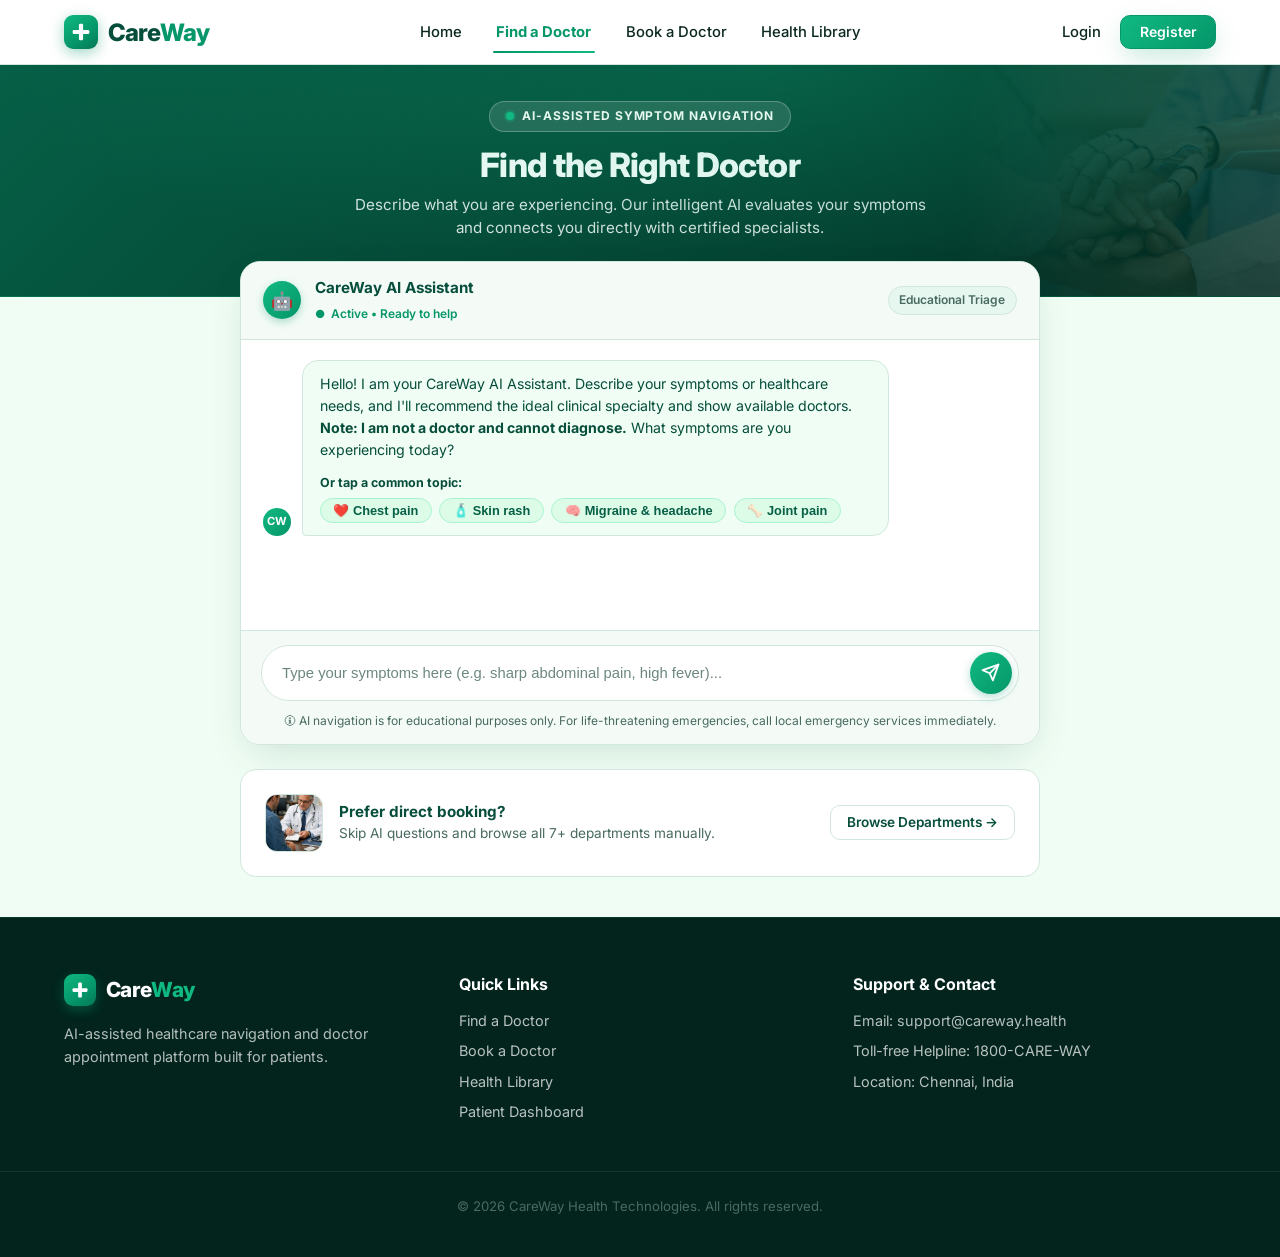
<file: frontend/find_doctor.html>
<!DOCTYPE html>
<html lang="en">
<head>
    <meta charset="UTF-8">
    <meta name="viewport" content="width=device-width, initial-scale=1.0">
    <meta name="description" content="CareWay AI Healthcare Assistant - Get guided to the right doctor for your symptoms.">
    <title>CareWay - Find a Doctor</title>
    <link rel="stylesheet" href="./css/index.css">
    <style>
        body { background: var(--alice-blue); }

        /* ── Page hero banner ── */
        .ai-hero {
            background: linear-gradient(135deg, #065F46 0%, #022C22 100%);
            padding: 2.25rem 0 3.5rem;
            text-align: center;
            position: relative;
            overflow: hidden;
            border-bottom: 1px solid rgba(16, 185, 129, 0.2);
        }
        .ai-hero::before {
            content: '';
            position: absolute;
            inset: 0;
            background: radial-gradient(ellipse at 60% 0%, rgba(16, 185, 129, 0.25) 0%, transparent 70%);
            pointer-events: none;
        }
        .ai-hero-backdrop {
            position: absolute;
            top: 0;
            right: 0;
            width: 320px;
            height: 100%;
            object-fit: cover;
            opacity: 0.18;
            mask-image: linear-gradient(to left, rgba(0,0,0,1) 0%, transparent 100%);
            -webkit-mask-image: linear-gradient(to left, rgba(0,0,0,1) 0%, transparent 100%);
            pointer-events: none;
        }
        .ai-hero-badge {
            display: inline-flex;
            align-items: center;
            gap: 0.5rem;
            background: rgba(255,255,255,0.12);
            border: 1px solid rgba(255,255,255,0.25);
            border-radius: 100px;
            padding: 0.3rem 1rem;
            font-size: 0.75rem;
            font-weight: 700;
            letter-spacing: 0.08em;
            text-transform: uppercase;
            color: #E6F7EF;
            margin-bottom: 0.75rem;
            backdrop-filter: blur(6px);
        }
        .ai-hero-badge .badge-dot {
            width: 8px;
            height: 8px;
            border-radius: 50%;
            background: #10B981;
            box-shadow: 0 0 0 2px rgba(16, 185, 129, 0.3);
        }
        .ai-hero h1 {
            font-size: 2.1rem;
            font-weight: 800;
            color: #fff;
            margin-bottom: 0.45rem;
            letter-spacing: -0.025em;
        }
        .ai-hero p {
            font-size: 0.95rem;
            color: rgba(255,255,255,0.85);
            margin: 0 auto;
            max-width: 580px;
        }

        /* ── Chat window card ── */
        .chat-wrap {
            max-width: 840px;
            margin: -2.25rem auto 2.5rem;
            padding: 0 1.25rem;
            position: relative;
            z-index: 10;
        }
        .chat-window {
            background: var(--white);
            border-radius: 20px;
            box-shadow: 0 14px 40px -10px rgba(6, 78, 59, 0.16);
            overflow: hidden;
            display: flex;
            flex-direction: column;
            border: 1px solid var(--border-color);
        }

        /* ── Chat header strip ── */
        .chat-header {
            display: flex;
            align-items: center;
            justify-content: space-between;
            padding: 0.9rem 1.4rem;
            background: #F4FBF7;
            border-bottom: 1px solid var(--border-color);
        }
        .chat-header-left {
            display: flex;
            align-items: center;
            gap: 0.85rem;
        }
        .chat-avatar {
            width: 38px;
            height: 38px;
            border-radius: 50%;
            background: linear-gradient(135deg, #10B981, #059669);
            display: flex;
            align-items: center;
            justify-content: center;
            flex-shrink: 0;
            font-size: 1.1rem;
            color: #fff;
            box-shadow: 0 3px 8px rgba(5, 150, 105, 0.3);
        }
        .chat-header-info strong {
            display: block;
            font-size: 0.95rem;
            font-weight: 700;
            color: var(--prussian-blue);
        }
        .chat-header-info span {
            font-size: 0.75rem;
            color: #059669;
            font-weight: 600;
        }
        .chat-header-info span::before {
            content: '●';
            margin-right: 0.35rem;
            font-size: 0.7rem;
        }
        .chat-header-tag {
            font-size: 0.75rem;
            font-weight: 600;
            color: var(--muted-text);
            background: var(--mint-surface);
            padding: 0.25rem 0.65rem;
            border-radius: 100px;
            border: 1px solid var(--border-color);
        }

        /* ── Message box ── */
        .chat-box {
            min-height: 290px;
            max-height: 42vh;
            overflow-y: auto;
            padding: 1.25rem 1.4rem;
            display: flex;
            flex-direction: column;
            gap: 0.85rem;
            scroll-behavior: smooth;
            background: #FFFFFF;
        }
        .chat-box::-webkit-scrollbar { width: 6px; }
        .chat-box::-webkit-scrollbar-track { background: transparent; }
        .chat-box::-webkit-scrollbar-thumb { background: #C1E4D3; border-radius: 10px; }

        /* ── Messages ── */
        .msg-row {
            display: flex;
            align-items: flex-end;
            gap: 0.65rem;
        }
        .msg-row.user { flex-direction: row-reverse; }

        .msg-avatar {
            width: 28px;
            height: 28px;
            border-radius: 50%;
            flex-shrink: 0;
            display: flex;
            align-items: center;
            justify-content: center;
            font-size: 0.7rem;
            font-weight: 700;
        }
        .msg-avatar.ai-av {
            background: linear-gradient(135deg, #10B981, #059669);
            color: #fff;
        }
        .msg-avatar.user-av {
            background: var(--prussian-blue);
            color: #fff;
        }

        .message {
            max-width: 78%;
            padding: 0.75rem 1.05rem;
            border-radius: 16px;
            font-size: 0.885rem;
            line-height: 1.55;
        }
        .message-ai {
            background: #F0FDF4;
            color: var(--prussian-blue);
            border-bottom-left-radius: 4px;
            border: 1px solid #D1E7DD;
        }
        .message-user {
            background: linear-gradient(135deg, #059669, #047857);
            color: #fff;
            border-bottom-right-radius: 4px;
            box-shadow: 0 2px 8px rgba(5, 150, 105, 0.2);
        }

        /* ── Typing animation ── */
        .typing-dots {
            display: inline-flex;
            gap: 4px;
            padding: 0.3rem 0;
        }
        .typing-dots span {
            width: 7px;
            height: 7px;
            border-radius: 50%;
            background: #059669;
            opacity: 0.6;
            animation: bounce 1.2s infinite ease-in-out;
        }
        .typing-dots span:nth-child(2) { animation-delay: 0.2s; }
        .typing-dots span:nth-child(3) { animation-delay: 0.4s; }
        @keyframes bounce {
            0%, 80%, 100% { transform: translateY(0); }
            40% { transform: translateY(-6px); }
        }

        /* ── Guidance result card ── */
        .guidance-card {
            background: var(--white);
            border: 1.5px solid var(--border-color);
            border-radius: 14px;
            padding: 1.25rem 1.35rem;
            margin-top: 0.5rem;
            box-shadow: 0 4px 14px rgba(6, 78, 59, 0.06);
        }
        .guidance-section {
            margin-bottom: 0.85rem;
        }
        .guidance-label {
            font-size: 0.72rem;
            font-weight: 700;
            text-transform: uppercase;
            letter-spacing: 0.07em;
            color: var(--muted-text);
            margin-bottom: 0.25rem;
        }
        .guidance-text {
            font-size: 0.9rem;
            color: var(--prussian-blue);
            line-height: 1.55;
        }
        .urgency-badge {
            display: inline-flex;
            align-items: center;
            gap: 0.35rem;
            padding: 0.25rem 0.8rem;
            border-radius: 100px;
            font-size: 0.8rem;
            font-weight: 700;
            text-transform: capitalize;
        }
        .urgency-badge.routine {
            background: #DCFCE7;
            color: #065F46;
            border: 1px solid #A7F3D0;
        }
        .urgency-badge.urgent {
            background: #FEE2E2;
            color: #991B1B;
            border: 1px solid #FECACA;
        }
        .spec-chips {
            display: flex;
            flex-wrap: wrap;
            gap: 0.45rem;
            margin-top: 0.35rem;
        }
        .spec-chip {
            background: #DCFCE7;
            color: #065F46;
            border: 1px solid #A7F3D0;
            border-radius: 100px;
            padding: 0.25rem 0.8rem;
            font-size: 0.8rem;
            font-weight: 600;
            transition: all 0.15s;
        }
        .spec-chip:hover {
            background: #BBF7D0;
            border-color: #059669;
        }
        .doc-result-card {
            display: flex;
            align-items: center;
            justify-content: space-between;
            gap: 1rem;
            border: 1px solid var(--border-color);
            border-radius: 10px;
            padding: 0.85rem 1.1rem;
            background: #F4FBF7;
            margin-top: 0.5rem;
            transition: border-color 0.15s;
        }
        .doc-result-card:hover {
            border-color: var(--salesport-blue);
        }
        .doc-result-card:first-child { margin-top: 0; }
        .doc-info strong {
            display: block;
            font-size: 0.925rem;
            color: var(--prussian-blue);
            font-weight: 700;
        }
        .doc-info span {
            font-size: 0.8rem;
            color: var(--muted-text);
        }
        .doc-fee {
            font-size: 0.84rem;
            font-weight: 700;
            color: var(--salesport-blue);
            margin-top: 0.2rem;
        }
        .btn-book-doc {
            flex-shrink: 0;
            padding: 0.5rem 1.15rem;
            font-size: 0.825rem;
            font-weight: 700;
            background: var(--prussian-blue);
            color: #fff;
            border-radius: 8px;
            text-decoration: none;
            transition: all 0.15s;
        }
        .btn-book-doc:hover {
            background: var(--salesport-blue);
            color: #fff;
            text-decoration: none;
            box-shadow: 0 4px 10px rgba(5, 150, 105, 0.3);
        }
        .guidance-disclaimer {
            font-size: 0.75rem;
            color: #64748B;
            font-style: italic;
            margin-top: 0.85rem;
            border-top: 1px solid var(--border-color);
            padding-top: 0.65rem;
            line-height: 1.5;
        }

        /* ── Input bar ── */
        .chat-input-bar {
            padding: 0.85rem 1.25rem;
            border-top: 1px solid var(--border-color);
            background: #F4FBF7;
        }
        .chat-input-form {
            display: flex;
            align-items: center;
            gap: 0.65rem;
            background: var(--white);
            border: 1.5px solid var(--border-color);
            border-radius: 100px;
            padding: 0.4rem 0.4rem 0.4rem 1.25rem;
            transition: border-color 0.15s, box-shadow 0.15s;
        }
        .chat-input-form:focus-within {
            border-color: var(--salesport-blue);
            box-shadow: 0 0 0 3px rgba(5, 150, 105, 0.18);
        }
        #chat-input {
            flex: 1;
            border: none;
            outline: none;
            background: transparent;
            font-size: 0.925rem;
            color: var(--primary-text);
        }
        #chat-input::placeholder { color: var(--muted-text); opacity: 0.8; }
        #chat-input:disabled { opacity: 0.5; }
        .btn-send {
            flex-shrink: 0;
            width: 42px;
            height: 42px;
            border-radius: 50%;
            background: linear-gradient(135deg, #10B981, #059669);
            border: none;
            color: #fff;
            cursor: pointer;
            display: flex;
            align-items: center;
            justify-content: center;
            transition: all 0.15s;
            box-shadow: 0 3px 10px rgba(5, 150, 105, 0.3);
        }
        .btn-send:hover { opacity: 0.9; transform: scale(1.04); }
        .btn-send:disabled { opacity: 0.4; cursor: not-allowed; transform: none; }
        .btn-send svg { width: 19px; height: 19px; }
        .chat-hint {
            text-align: center;
            font-size: 0.75rem;
            color: var(--muted-text);
            margin-top: 0.65rem;
            margin-bottom: 0;
        }

        /* ── Support Info Bar ── */
        .assistant-guide-card {
            background: var(--white);
            border: 1px solid var(--border-color);
            border-radius: var(--radius-lg);
            padding: 1.5rem;
            margin-top: 1.5rem;
            display: flex;
            align-items: center;
            justify-content: space-between;
            gap: 1.5rem;
            flex-wrap: wrap;
        }
        .guide-left {
            display: flex;
            align-items: center;
            gap: 1rem;
        }
        .guide-thumb {
            width: 58px;
            height: 58px;
            border-radius: 12px;
            object-fit: cover;
            border: 1px solid var(--border-color);
        }
    </style>
</head>
<body>
    <nav class="navbar" aria-label="Main Navigation"></nav>

    <!-- Hero Banner with Integrated Visual Artwork -->
    <div class="ai-hero">
        <img src="./assets/images/ai_healthcare_collaboration.jpg" alt="AI Medical Collaboration" class="ai-hero-backdrop">
        <div class="container">
            <div class="ai-hero-badge">
                <span class="badge-dot"></span>
                <span>AI-Assisted Symptom Navigation</span>
            </div>
            <h1>Find the Right Doctor</h1>
            <p>Describe what you are experiencing. Our intelligent AI evaluates your symptoms and connects you directly with certified specialists.</p>
        </div>
    </div>

    <!-- Chat Window -->
    <div class="chat-wrap">
        <div class="chat-window">

            <!-- Header strip -->
            <div class="chat-header">
                <div class="chat-header-left">
                    <div class="chat-avatar">&#129302;</div>
                    <div class="chat-header-info">
                        <strong>CareWay AI Assistant</strong>
                        <span>Active &bull; Ready to help</span>
                    </div>
                </div>
                <div class="chat-header-tag">Educational Triage</div>
            </div>

            <!-- Messages -->
            <div id="chat-box" class="chat-box">
                <div class="msg-row ai">
                    <div class="msg-avatar ai-av">CW</div>
                    <div class="message message-ai">
                        Hello! I am your CareWay AI Assistant. Describe your symptoms or healthcare needs, and I'll recommend the ideal clinical specialty and show available doctors. <strong>Note: I am not a doctor and cannot diagnose.</strong> What symptoms are you experiencing today?
                        <div style="margin-top:0.75rem;font-size:0.78rem;font-weight:700;color:var(--prussian-blue);">Or tap a common topic:</div>
                        <div style="display:flex;gap:0.45rem;flex-wrap:wrap;margin-top:0.35rem;">
                            <button type="button" class="spec-chip" style="cursor:pointer;" onclick="sendQuickPrompt('I have had chest tightness and palpitations for 2 days')">❤️ Chest pain</button>
                            <button type="button" class="spec-chip" style="cursor:pointer;" onclick="sendQuickPrompt('I have an itchy red skin rash with bumps on my arm')">🧴 Skin rash</button>
                            <button type="button" class="spec-chip" style="cursor:pointer;" onclick="sendQuickPrompt('Severe throbbing headache and dizziness since yesterday')">🧠 Migraine &amp; headache</button>
                            <button type="button" class="spec-chip" style="cursor:pointer;" onclick="sendQuickPrompt('Persistent knee and lower back pain after workout')">🦴 Joint pain</button>
                        </div>
                    </div>
                </div>
            </div>

            <!-- Input Bar -->
            <div class="chat-input-bar">
                <form id="chat-form" class="chat-input-form">
                    <input type="text" id="chat-input" placeholder="Type your symptoms here (e.g. sharp abdominal pain, high fever)..." autocomplete="off" required>
                    <button type="submit" class="btn-send" aria-label="Send message">
                        <svg viewBox="0 0 24 24" fill="none" stroke="currentColor" stroke-width="2.3" stroke-linecap="round" stroke-linejoin="round">
                            <line x1="22" y1="2" x2="11" y2="13"/><polygon points="22 2 15 22 11 13 2 9 22 2"/>
                        </svg>
                    </button>
                </form>
                <p class="chat-hint">&#128712; AI navigation is for educational purposes only. For life-threatening emergencies, call local emergency services immediately.</p>
            </div>

        </div>

        <!-- Integrated Support Info Card -->
        <div class="assistant-guide-card">
            <div class="guide-left">
                <img src="./assets/images/doctor_consultation.jpg" alt="Doctor Consultation" class="guide-thumb">
                <div>
                    <h4 style="font-size: 0.95rem; color: var(--prussian-blue); margin-bottom: 0.15rem;">Prefer direct booking?</h4>
                    <p style="font-size: 0.85rem; color: var(--muted-text); margin: 0;">Skip AI questions and browse all 7+ departments manually.</p>
                </div>
            </div>
            <a href="book_doctor.html" class="btn btn-outline" style="font-size: 0.85rem; padding: 0.5rem 1rem;">Browse Departments &rarr;</a>
        </div>
    </div>

    <footer class="footer" id="app-footer"></footer>

    <script src="./js/app.js"></script>
    <script>
        const chatForm = document.getElementById('chat-form');
        const chatInput = document.getElementById('chat-input');
        const chatBox = document.getElementById('chat-box');
        let conversationHistory = [];

        function appendMessage(html, role) {
            const row = document.createElement('div');
            row.className = `msg-row ${role}`;

            const av = document.createElement('div');
            av.className = `msg-avatar ${role === 'ai' ? 'ai-av' : 'user-av'}`;
            av.textContent = role === 'ai' ? 'CW' : 'You';

            const bubble = document.createElement('div');
            bubble.className = `message message-${role}`;
            bubble.innerHTML = html;

            if (role === 'ai') {
                row.appendChild(av);
                row.appendChild(bubble);
            } else {
                row.appendChild(bubble);
                row.appendChild(av);
            }

            chatBox.appendChild(row);
            chatBox.scrollTop = chatBox.scrollHeight;
        }

        function showTyping() {
            const row = document.createElement('div');
            row.className = 'msg-row ai';
            row.id = 'typing-indicator';
            row.innerHTML = `
                <div class="msg-avatar ai-av">CW</div>
                <div class="message message-ai" style="padding: 0.65rem 1rem;">
                    <div class="typing-dots"><span></span><span></span><span></span></div>
                </div>`;
            chatBox.appendChild(row);
            chatBox.scrollTop = chatBox.scrollHeight;
        }

        function buildGuidanceHtml(reply) {
            const urgencyClass = reply.urgency === 'urgent' ? 'urgent' : 'routine';
            const urgencyIcon = reply.urgency === 'urgent' ? '🚨' : '✅';

            const specChips = (reply.recommended_specialties || [])
                .map(s => `<span class="spec-chip">${s}</span>`).join('');

            let docCards = '';
            if (reply.matched_doctors && reply.matched_doctors.length > 0) {
                docCards = reply.matched_doctors.map(doc => `
                    <div class="doc-result-card">
                        <div class="doc-info">
                            <strong>Dr. ${doc.name}</strong>
                            <span>${doc.department_name} &bull; ${doc.specialization}</span>
                            ${doc.fee ? `<div class="doc-fee">${formatINR(doc.fee)} consultation</div>` : ''}
                        </div>
                        <a href="doctor_profile.html?id=${doc.id}" class="btn-book-doc">Book →</a>
                    </div>`).join('');
            } else {
                docCards = `<p style="font-size:0.82rem;color:var(--muted-text);margin:0;">No available doctors found for these specialties right now.</p>`;
            }

            return `
                <div class="guidance-card">
                    <div class="guidance-section">
                        <div class="guidance-label">Summary</div>
                        <div class="guidance-text">${reply.summary}</div>
                    </div>
                    <div class="guidance-section">
                        <div class="guidance-label">Clinical Overview</div>
                        <div class="guidance-text">${reply.general_information}</div>
                    </div>
                    <div class="guidance-section">
                        <div class="guidance-label">Recommended Specialties</div>
                        <div class="spec-chips">${specChips}</div>
                    </div>
                    <div class="guidance-section">
                        <div class="guidance-label">Triage Urgency</div>
                        <span class="urgency-badge ${urgencyClass}">${urgencyIcon} ${reply.urgency}</span>
                    </div>
                    <div class="guidance-section">
                        <div class="guidance-label">Available Doctors</div>
                        ${docCards}
                    </div>
                    <div class="guidance-disclaimer">&#9888; ${reply.disclaimer}</div>
                    <button type="button" class="btn btn-outline" style="width:100%;margin-top:1rem;font-size:0.85rem;" onclick="resetConsultation()">🔄 Start New Consultation</button>
                </div>`;
        }

        function resetConsultation() {
            conversationHistory = [];
            chatInput.disabled = false;
            const btnSend = document.querySelector('.btn-send');
            if (btnSend) btnSend.disabled = false;
            chatInput.placeholder = 'Type your symptoms here...';
            chatBox.innerHTML = `
                <div class="msg-row ai">
                    <div class="msg-avatar ai-av">CW</div>
                    <div class="message message-ai">
                        Hello! I am your CareWay AI Assistant. Describe your symptoms or healthcare needs, and I'll recommend the ideal clinical specialty and show available doctors. <strong>Note: I am not a doctor and cannot diagnose.</strong> What symptoms are you experiencing today?
                        <div style="margin-top:0.75rem;font-size:0.78rem;font-weight:700;color:var(--prussian-blue);">Or tap a common topic:</div>
                        <div style="display:flex;gap:0.45rem;flex-wrap:wrap;margin-top:0.35rem;">
                            <button type="button" class="spec-chip" style="cursor:pointer;" onclick="sendQuickPrompt('I have had chest tightness and palpitations for 2 days')">❤️ Chest pain</button>
                            <button type="button" class="spec-chip" style="cursor:pointer;" onclick="sendQuickPrompt('I have an itchy red skin rash with bumps on my arm')">🧴 Skin rash</button>
                            <button type="button" class="spec-chip" style="cursor:pointer;" onclick="sendQuickPrompt('Severe throbbing headache and dizziness since yesterday')">🧠 Migraine &amp; headache</button>
                            <button type="button" class="spec-chip" style="cursor:pointer;" onclick="sendQuickPrompt('Persistent knee and lower back pain after workout')">🦴 Joint pain</button>
                        </div>
                    </div>
                </div>
            `;
            chatInput.focus();
        }
        window.resetConsultation = resetConsultation;

        function sendQuickPrompt(text) {
            chatInput.value = text;
            chatForm.dispatchEvent(new Event('submit'));
        }
        window.sendQuickPrompt = sendQuickPrompt;

        chatForm.addEventListener('submit', async (e) => {
            e.preventDefault();
            const message = chatInput.value.trim();
            if (!message) return;

            appendMessage(message, 'user');
            chatInput.value = '';
            showTyping();

            try {
                const res = await fetch(`${API_BASE_URL}/ai/chat/`, {
                    method: 'POST',
                    headers: { 'Content-Type': 'application/json' },
                    body: JSON.stringify({ message, history: conversationHistory })
                });

                document.getElementById('typing-indicator')?.remove();

                if (res.ok) {
                    const data = await res.json();
                    const reply = data.reply;

                    if (reply.type === 'question') {
                        appendMessage(reply.message, 'ai');
                        conversationHistory.push({ role: 'user', content: message });
                        conversationHistory.push({ role: 'ai', content: JSON.stringify(reply) });
                    } else if (reply.type === 'guidance') {
                        appendMessage(buildGuidanceHtml(reply), 'ai');
                        chatInput.disabled = true;
                        document.querySelector('.btn-send').disabled = true;
                        chatInput.placeholder = 'Consultation complete. Click reset below or book a doctor above.';
                    }
                } else {
                    appendMessage("I'm having trouble connecting right now. Please try again.", 'ai');
                }
            } catch (err) {
                document.getElementById('typing-indicator')?.remove();
                appendMessage("A network error occurred. Please make sure the backend is running.", 'ai');
            }
        });
    </script>
</body>
</html>
</file>
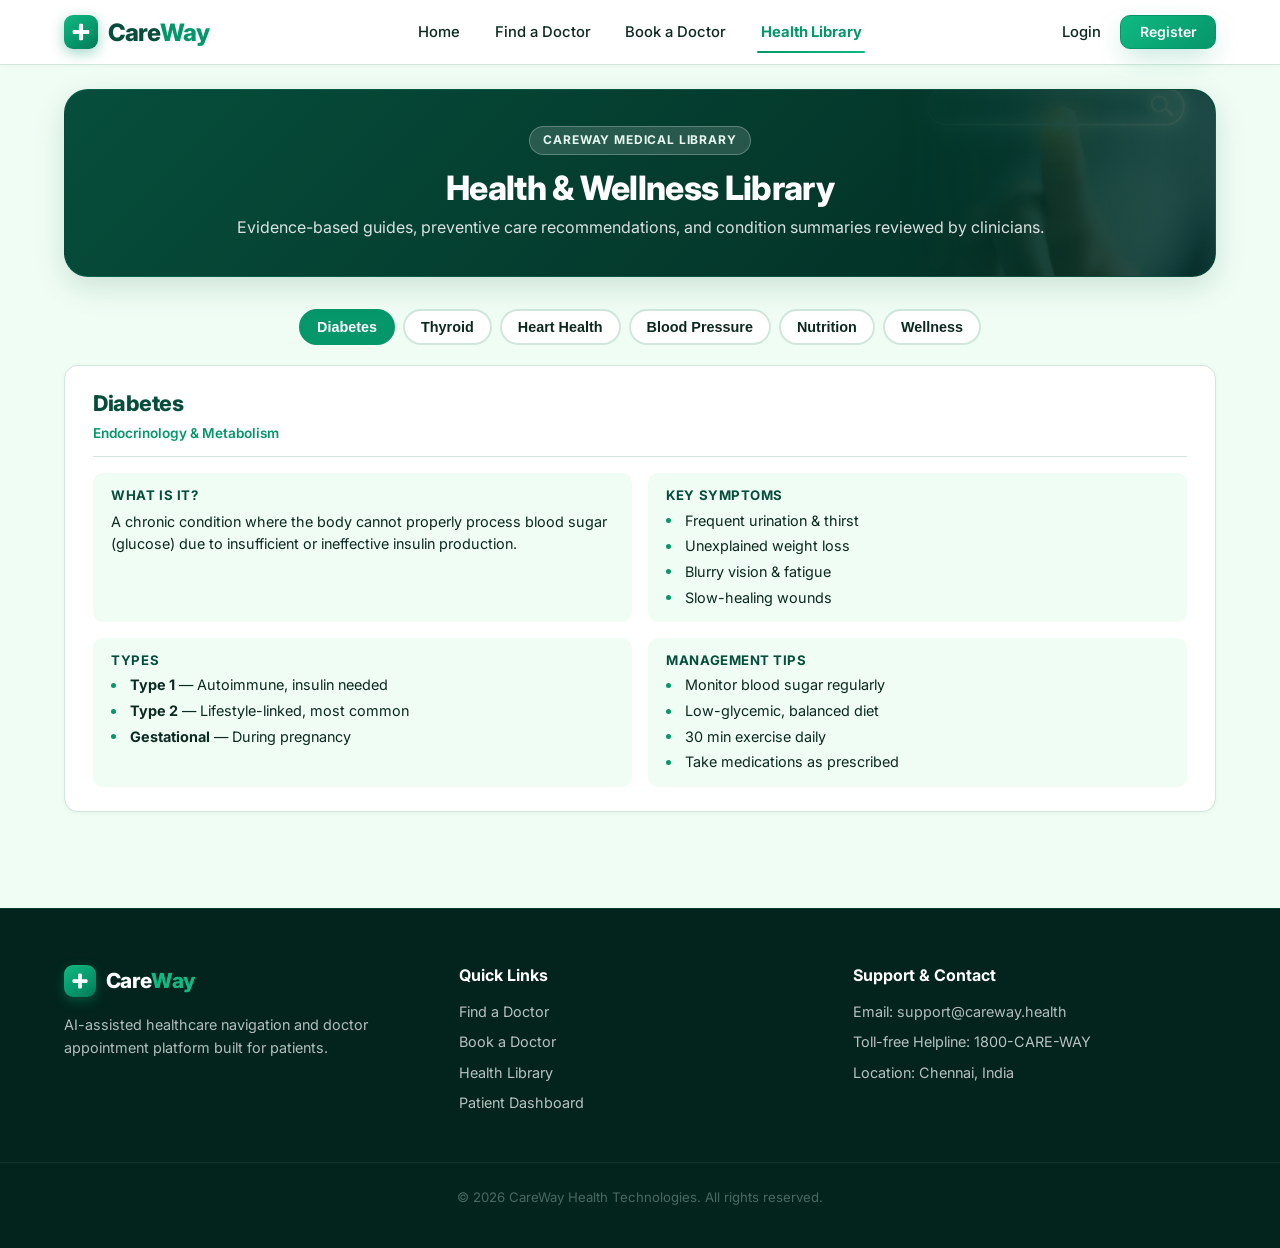
<file: frontend/library.html>
<!DOCTYPE html>
<html lang="en">
<head>
    <meta charset="UTF-8">
    <meta name="viewport" content="width=device-width, initial-scale=1.0">
    <meta name="description" content="CareWay Health Library - Explore reliable health information.">
    <title>CareWay - Health Library</title>
    <link rel="stylesheet" href="./css/index.css">
    <style>
        body { background: var(--alice-blue); }

        .lib-page {
            max-width: 1200px;
            margin: 0 auto;
            padding: 1.5rem 1.5rem 2rem;
        }

        /* Header */
        .lib-header {
            text-align: center;
            margin-bottom: 2rem;
            padding: 2.25rem 1.5rem;
            background: linear-gradient(135deg, #064E3B 0%, #022C22 100%);
            border-radius: var(--radius-xl);
            color: #fff;
            position: relative;
            overflow: hidden;
            border: 1px solid rgba(16, 185, 129, 0.2);
            box-shadow: 0 10px 30px rgba(6, 78, 59, 0.15);
        }
        .lib-header-bg {
            position: absolute;
            top: 0;
            right: 0;
            width: 320px;
            height: 100%;
            object-fit: cover;
            opacity: 0.22;
            mask-image: linear-gradient(to left, rgba(0,0,0,1) 0%, transparent 100%);
            -webkit-mask-image: linear-gradient(to left, rgba(0,0,0,1) 0%, transparent 100%);
            pointer-events: none;
        }
        .lib-header h1 {
            font-size: 2.1rem;
            font-weight: 800;
            color: #fff;
            margin-bottom: 0.4rem;
            letter-spacing: -0.02em;
        }
        .lib-header p {
            font-size: 1rem;
            color: rgba(255, 255, 255, 0.85);
            margin: 0;
        }

        /* Tab row */
        .lib-tabs {
            display: flex;
            justify-content: center;
            gap: 0.5rem;
            flex-wrap: nowrap;
            margin-bottom: 1.25rem;
            overflow-x: auto;
        }
        .lib-tab {
            display: inline-flex;
            align-items: center;
            gap: 0.35rem;
            padding: 0.5rem 1rem;
            border: 2px solid var(--border-color);
            background: var(--white);
            border-radius: 100px;
            font-size: 0.9rem;
            font-weight: 600;
            color: var(--primary-text);
            cursor: pointer;
            transition: all 0.15s;
            white-space: nowrap;
        }
        .lib-tab:hover {
            border-color: var(--salesport-blue);
            color: var(--salesport-blue);
        }
        .lib-tab.active {
            background: var(--salesport-blue);
            border-color: var(--salesport-blue);
            color: #fff;
        }

        /* Content panel */
        .lib-panel { display: none; }
        .lib-panel.active {
            display: block;
            animation: fadeUp 0.18s ease-out;
        }
        @keyframes fadeUp {
            from { opacity: 0; transform: translateY(5px); }
            to   { opacity: 1; transform: translateY(0); }
        }

        .lib-card {
            background: var(--white);
            border: 1px solid var(--border-color);
            border-radius: 14px;
            padding: 1.5rem 1.75rem;
            box-shadow: 0 1px 4px rgba(6,78,59,0.06);
        }

        .lib-card-header {
            display: flex;
            align-items: center;
            gap: 1rem;
            margin-bottom: 1rem;
            padding-bottom: 0.75rem;
            border-bottom: 1px solid var(--border-color);
        }
        .lib-card-header h2 {
            font-size: 1.35rem;
            font-weight: 800;
            color: var(--prussian-blue);
            margin-bottom: 0.15rem;
        }
        .lib-card-header span {
            font-size: 0.85rem;
            color: var(--salesport-blue);
            font-weight: 600;
        }

        .lib-two-col {
            display: grid;
            grid-template-columns: 1fr 1fr;
            gap: 1rem;
        }
        @media (max-width: 600px) {
            .lib-two-col { grid-template-columns: 1fr; }
        }

        .lib-box {
            background: var(--alice-blue);
            border-radius: 10px;
            padding: 0.85rem 1.15rem;
        }
        .lib-box h4 {
            font-size: 0.825rem;
            font-weight: 700;
            color: var(--prussian-blue);
            text-transform: uppercase;
            letter-spacing: 0.04em;
            margin-bottom: 0.45rem;
        }
        .lib-box p {
            font-size: 0.9rem;
            color: var(--primary-text);
            line-height: 1.55;
            margin: 0;
        }
        .lib-box ul {
            list-style: none;
            padding: 0;
            margin: 0;
            display: flex;
            flex-direction: column;
            gap: 0.3rem;
        }
        .lib-box li {
            font-size: 0.9rem;
            color: var(--primary-text);
            padding-left: 1.15rem;
            position: relative;
            line-height: 1.45;
        }
        .lib-box li::before {
            content: '';
            position: absolute;
            left: 0;
            top: 0.52em;
            width: 5px;
            height: 5px;
            border-radius: 50%;
            background: var(--salesport-blue);
        }
    </style>
</head>
<body>
    <nav class="navbar" aria-label="Main Navigation"></nav>

    <main class="main-content" style="padding-top:0;">
        <div class="lib-page">

            <!-- Fixed Header -->
            <div class="lib-header">
                <img src="./assets/images/smart_doctor_search.jpg" alt="Health Library Knowledge" class="lib-header-bg">
                <div style="position: relative; z-index: 2;">
                    <div style="display:inline-flex; align-items:center; gap:0.4rem; background:rgba(255,255,255,0.14); border:1px solid rgba(255,255,255,0.25); border-radius:100px; padding:0.25rem 0.85rem; font-size:0.75rem; font-weight:700; text-transform:uppercase; letter-spacing:0.07em; color:#E6F7EF; margin-bottom:0.75rem;">
                        CareWay Medical Library
                    </div>
                    <h1>Health &amp; Wellness Library</h1>
                    <p>Evidence-based guides, preventive care recommendations, and condition summaries reviewed by clinicians.</p>
                </div>
            </div>

            <!-- Tab Row -->
            <div class="lib-tabs" role="tablist">
                <button class="lib-tab active" onclick="showTab('diabetes',this)">Diabetes</button>
                <button class="lib-tab" onclick="showTab('thyroid',this)">Thyroid</button>
                <button class="lib-tab" onclick="showTab('heart',this)">Heart Health</button>
                <button class="lib-tab" onclick="showTab('bp',this)">Blood Pressure</button>
                <button class="lib-tab" onclick="showTab('nutrition',this)">Nutrition</button>
                <button class="lib-tab" onclick="showTab('wellness',this)">Wellness</button>
            </div>

            <!-- DIABETES -->
            <div id="panel-diabetes" class="lib-panel active">
                <div class="lib-card">
                    <div class="lib-card-header">
                        <div>
                            <h2>Diabetes</h2>
                            <span>Endocrinology &amp; Metabolism</span>
                        </div>
                    </div>
                    <div class="lib-two-col">
                        <div class="lib-box">
                            <h4>What is it?</h4>
                            <p>A chronic condition where the body cannot properly process blood sugar (glucose) due to insufficient or ineffective insulin production.</p>
                        </div>
                        <div class="lib-box">
                            <h4>Key Symptoms</h4>
                            <ul>
                                <li>Frequent urination &amp; thirst</li>
                                <li>Unexplained weight loss</li>
                                <li>Blurry vision &amp; fatigue</li>
                                <li>Slow-healing wounds</li>
                            </ul>
                        </div>
                        <div class="lib-box">
                            <h4>Types</h4>
                            <ul>
                                <li><strong>Type 1</strong> — Autoimmune, insulin needed</li>
                                <li><strong>Type 2</strong> — Lifestyle-linked, most common</li>
                                <li><strong>Gestational</strong> — During pregnancy</li>
                            </ul>
                        </div>
                        <div class="lib-box">
                            <h4>Management Tips</h4>
                            <ul>
                                <li>Monitor blood sugar regularly</li>
                                <li>Low-glycemic, balanced diet</li>
                                <li>30 min exercise daily</li>
                                <li>Take medications as prescribed</li>
                            </ul>
                        </div>
                    </div>
                </div>
            </div>

            <!-- THYROID -->
            <div id="panel-thyroid" class="lib-panel">
                <div class="lib-card">
                    <div class="lib-card-header">
                        <div>
                            <h2>Thyroid Health</h2>
                            <span>Endocrinology &amp; Hormonal Health</span>
                        </div>
                    </div>
                    <div class="lib-two-col">
                        <div class="lib-box">
                            <h4>What is it?</h4>
                            <p>The thyroid is a butterfly-shaped gland in the neck that produces hormones regulating metabolism, heart rate, and energy levels.</p>
                        </div>
                        <div class="lib-box">
                            <h4>Common Conditions</h4>
                            <ul>
                                <li><strong>Hypothyroidism</strong> — Underactive; fatigue, weight gain</li>
                                <li><strong>Hyperthyroidism</strong> — Overactive; rapid heart rate</li>
                                <li><strong>Hashimoto's</strong> — Autoimmune attack on thyroid</li>
                                <li><strong>Goiter</strong> — Enlarged thyroid gland</li>
                            </ul>
                        </div>
                        <div class="lib-box">
                            <h4>Key Symptoms</h4>
                            <ul>
                                <li>Unexplained weight changes</li>
                                <li>Extreme fatigue or hyperactivity</li>
                                <li>Hair loss or brittle nails</li>
                                <li>Neck swelling or hoarse voice</li>
                            </ul>
                        </div>
                        <div class="lib-box">
                            <h4>Management Tips</h4>
                            <ul>
                                <li>Get a TSH blood test if symptomatic</li>
                                <li>Take levothyroxine as prescribed</li>
                                <li>Eat iodine-rich foods (dairy, fish)</li>
                                <li>Regular endocrinologist follow-up</li>
                            </ul>
                        </div>
                    </div>
                </div>
            </div>

            <!-- HEART HEALTH -->
            <div id="panel-heart" class="lib-panel">
                <div class="lib-card">
                    <div class="lib-card-header">
                        <div>
                            <h2>Heart Health</h2>
                            <span>Cardiology &amp; Cardiovascular Wellness</span>
                        </div>
                    </div>
                    <div class="lib-two-col">
                        <div class="lib-box">
                            <h4>What is it?</h4>
                            <p>Cardiovascular disease affects the heart and blood vessels. Up to 80% of premature heart disease is preventable through healthy lifestyle choices.</p>
                        </div>
                        <div class="lib-box">
                            <h4>Warning Signs</h4>
                            <ul>
                                <li>Chest pain or tightness</li>
                                <li>Shortness of breath</li>
                                <li>Irregular heartbeat</li>
                                <li>Swelling in legs or ankles</li>
                            </ul>
                        </div>
                        <div class="lib-box">
                            <h4>Risk Factors</h4>
                            <ul>
                                <li>High blood pressure &amp; cholesterol</li>
                                <li>Smoking &amp; excessive alcohol</li>
                                <li>Obesity &amp; inactivity</li>
                                <li>Diabetes &amp; chronic stress</li>
                            </ul>
                        </div>
                        <div class="lib-box">
                            <h4>Prevention Tips</h4>
                            <ul>
                                <li>Eat heart-healthy (low sodium, low fat)</li>
                                <li>Exercise 150 min/week minimum</li>
                                <li>Quit smoking completely</li>
                                <li>Check BP &amp; cholesterol regularly</li>
                            </ul>
                        </div>
                    </div>
                </div>
            </div>

            <!-- BLOOD PRESSURE -->
            <div id="panel-bp" class="lib-panel">
                <div class="lib-card">
                    <div class="lib-card-header">
                        <div>
                            <h2>Blood Pressure</h2>
                            <span>Hypertension &amp; Cardiovascular Risk</span>
                        </div>
                    </div>
                    <div class="lib-two-col">
                        <div class="lib-box">
                            <h4>What is it?</h4>
                            <p>Blood pressure measures the force of blood against artery walls. Normal is ~120/80 mmHg. Consistently above 140/90 mmHg indicates hypertension.</p>
                        </div>
                        <div class="lib-box">
                            <h4>Risk Factors</h4>
                            <ul>
                                <li>High salt &amp; poor diet</li>
                                <li>Physical inactivity &amp; obesity</li>
                                <li>Smoking &amp; excess alcohol</li>
                                <li>Family history &amp; ageing</li>
                            </ul>
                        </div>
                        <div class="lib-box">
                            <h4>Symptoms</h4>
                            <ul>
                                <li>Often called the "silent killer" — no symptoms</li>
                                <li>Severe cases: headache, blurred vision</li>
                                <li>Nosebleeds in very high readings</li>
                                <li>Dizziness or chest pain</li>
                            </ul>
                        </div>
                        <div class="lib-box">
                            <h4>Management Tips</h4>
                            <ul>
                                <li>Reduce salt to &lt;2,300 mg/day</li>
                                <li>Exercise 30 min daily</li>
                                <li>Take prescribed medication</li>
                                <li>Monitor BP at home regularly</li>
                            </ul>
                        </div>
                    </div>
                </div>
            </div>

            <!-- NUTRITION -->
            <div id="panel-nutrition" class="lib-panel">
                <div class="lib-card">
                    <div class="lib-card-header">
                        <div>
                            <h2>Nutrition</h2>
                            <span>Diet, Metabolism &amp; Healthy Eating</span>
                        </div>
                    </div>
                    <div class="lib-two-col">
                        <div class="lib-box">
                            <h4>Why it matters</h4>
                            <p>A balanced diet provides the energy and nutrients your body needs. No single food has everything — variety, portion control and consistency are key.</p>
                        </div>
                        <div class="lib-box">
                            <h4>Core Nutrients</h4>
                            <ul>
                                <li><strong>Carbs</strong> — Energy; prefer whole grains</li>
                                <li><strong>Protein</strong> — Muscle &amp; immune; lean meats, legumes</li>
                                <li><strong>Healthy Fats</strong> — Brain; nuts, olive oil, fish</li>
                                <li><strong>Fibre</strong> — Digestion; veg, fruits, pulses</li>
                            </ul>
                        </div>
                        <div class="lib-box">
                            <h4>Signs of Poor Nutrition</h4>
                            <ul>
                                <li>Constant fatigue or brain fog</li>
                                <li>Frequent illness or slow healing</li>
                                <li>Hair loss or brittle nails</li>
                                <li>Unexplained weight gain or loss</li>
                            </ul>
                        </div>
                        <div class="lib-box">
                            <h4>Practical Tips</h4>
                            <ul>
                                <li>Half your plate = vegetables &amp; fruit</li>
                                <li>Choose whole grains over refined</li>
                                <li>Drink 8 glasses of water daily</li>
                                <li>Limit processed food &amp; added sugar</li>
                            </ul>
                        </div>
                    </div>
                </div>
            </div>

            <!-- WELLNESS -->
            <div id="panel-wellness" class="lib-panel">
                <div class="lib-card">
                    <div class="lib-card-header">
                        <div>
                            <h2>Wellness</h2>
                            <span>Mental Health, Sleep &amp; Lifestyle Balance</span>
                        </div>
                    </div>
                    <div class="lib-two-col">
                        <div class="lib-box">
                            <h4>What is Wellness?</h4>
                            <p>Wellness is an active process of building healthy habits across physical, mental and emotional dimensions — not just the absence of illness.</p>
                        </div>
                        <div class="lib-box">
                            <h4>Pillars of Wellness</h4>
                            <ul>
                                <li><strong>Sleep</strong> — 7–9 hours per night</li>
                                <li><strong>Movement</strong> — Daily exercise reduces anxiety</li>
                                <li><strong>Mindfulness</strong> — Reduces chronic stress</li>
                                <li><strong>Connection</strong> — Social bonds support longevity</li>
                            </ul>
                        </div>
                        <div class="lib-box">
                            <h4>Mental Health Signs</h4>
                            <ul>
                                <li>Persistent sadness or low mood</li>
                                <li>Loss of interest in activities</li>
                                <li>Sleep disturbances or fatigue</li>
                                <li>Difficulty concentrating</li>
                            </ul>
                        </div>
                        <div class="lib-box">
                            <h4>Daily Wellness Habits</h4>
                            <ul>
                                <li>Keep a consistent sleep schedule</li>
                                <li>Take a 20 min walk every day</li>
                                <li>Limit screen time before bed</li>
                                <li>Seek help early — don't wait</li>
                            </ul>
                        </div>
                    </div>
                </div>
            </div>

        </div>
    </main>

    <footer class="footer" id="app-footer"></footer>

    <script src="./js/app.js"></script>
    <script>
        function showTab(tabId, btn) {
            document.querySelectorAll('.lib-panel').forEach(function(p) { p.classList.remove('active'); });
            document.querySelectorAll('.lib-tab').forEach(function(t) { t.classList.remove('active'); });
            document.getElementById('panel-' + tabId).classList.add('active');
            btn.classList.add('active');
        }

        // URL hash support
        window.addEventListener('DOMContentLoaded', function() {
            var hash = window.location.hash.replace('#', '');
            var map = { diabetes: 'diabetes', thyroid: 'thyroid', 'heart-health': 'heart', 'blood-pressure': 'bp', nutrition: 'nutrition', wellness: 'wellness' };
            var tabs = document.querySelectorAll('.lib-tab');
            var keys = ['diabetes', 'thyroid', 'heart', 'bp', 'nutrition', 'wellness'];
            if (hash && map[hash]) {
                var idx = keys.indexOf(map[hash]);
                if (idx >= 0) showTab(map[hash], tabs[idx]);
            }
        });
    </script>
</body>
</html>
</file>
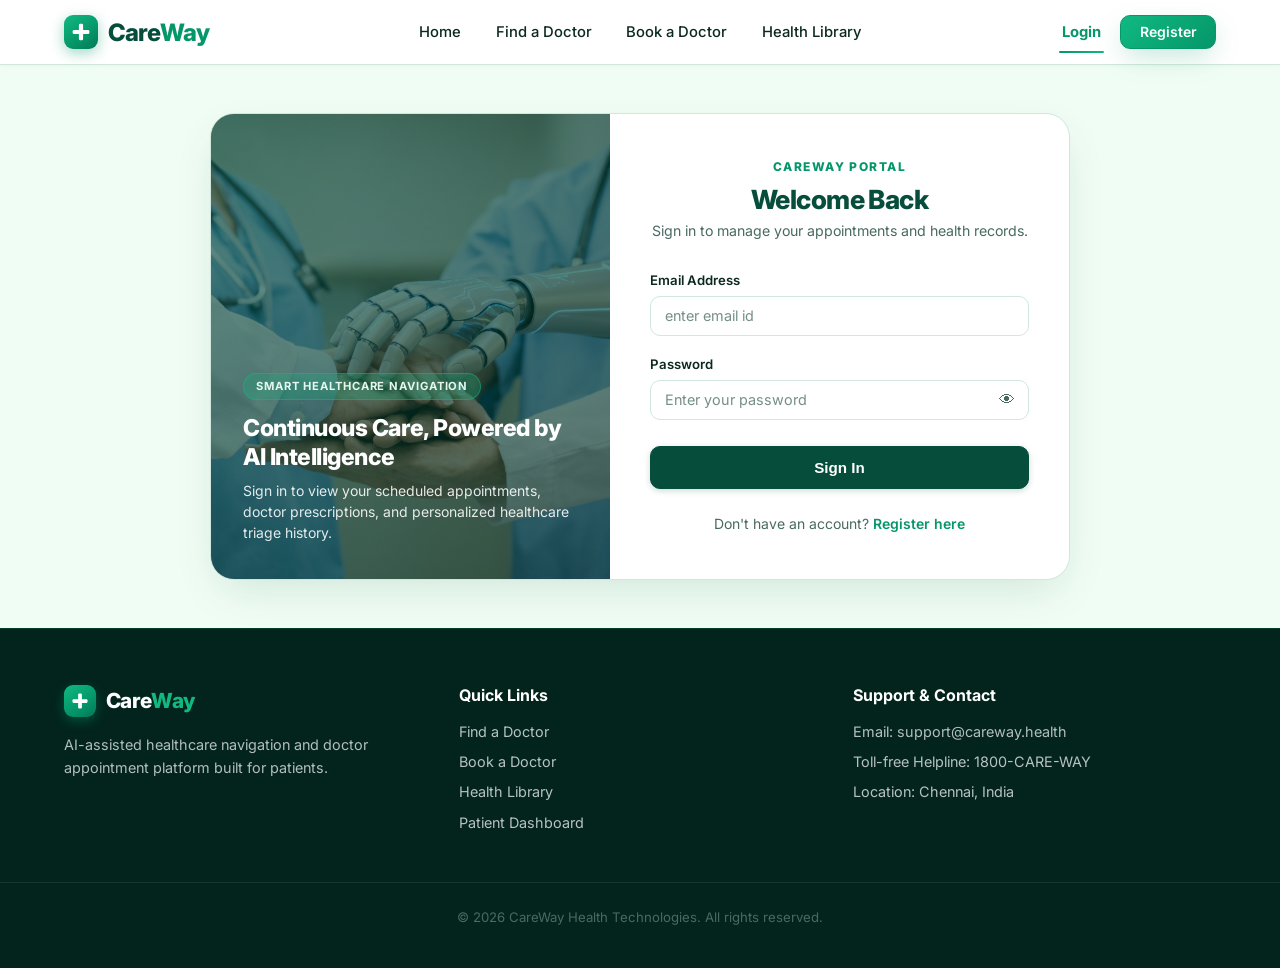
<file: frontend/login.html>
<!DOCTYPE html>
<html lang="en">
<head>
    <meta charset="UTF-8">
    <meta name="viewport" content="width=device-width, initial-scale=1.0">
    <meta name="description" content="Sign in to CareWay - Access your patient portal and healthcare appointments.">
    <title>CareWay - Login</title>
    <link rel="stylesheet" href="./css/index.css">
    <style>
        body {
            background-color: var(--alice-blue);
            min-height: 100vh;
            display: flex;
            flex-direction: column;
        }

        .auth-wrapper {
            flex: 1;
            display: flex;
            align-items: center;
            justify-content: center;
            padding: 3rem 1.25rem;
        }

        .auth-split-card {
            background: var(--white);
            border: 1px solid var(--border-color);
            border-radius: var(--radius-xl);
            box-shadow: 0 16px 45px -10px rgba(6, 78, 59, 0.14);
            width: 100%;
            max-width: 860px;
            overflow: hidden;
            display: grid;
            grid-template-columns: 1fr 1.15fr;
            animation: fadeIn 0.25s ease-out;
        }

        @keyframes fadeIn {
            from { opacity: 0; transform: translateY(6px); }
            to { opacity: 1; transform: translateY(0); }
        }

        /* Left visual showcase */
        .auth-visual-side {
            position: relative;
            background: linear-gradient(135deg, #064E3B 0%, #022C22 100%);
            display: flex;
            flex-direction: column;
            justify-content: flex-end;
            padding: 2.25rem 2rem;
            color: #fff;
            overflow: hidden;
        }
        .auth-visual-img {
            position: absolute;
            inset: 0;
            width: 100%;
            height: 100%;
            object-fit: cover;
            opacity: 0.38;
        }
        .auth-visual-overlay {
            position: relative;
            z-index: 2;
        }
        .auth-visual-tag {
            display: inline-block;
            background: rgba(16, 185, 129, 0.25);
            border: 1px solid rgba(16, 185, 129, 0.5);
            color: #E6F7EF;
            font-size: 0.7rem;
            font-weight: 700;
            text-transform: uppercase;
            letter-spacing: 0.08em;
            padding: 0.25rem 0.75rem;
            border-radius: 100px;
            margin-bottom: 0.85rem;
        }
        .auth-visual-side h3 {
            color: #fff;
            font-size: 1.45rem;
            font-weight: 800;
            margin-bottom: 0.5rem;
            letter-spacing: -0.02em;
            line-height: 1.25;
        }
        .auth-visual-side p {
            color: rgba(255, 255, 255, 0.88);
            font-size: 0.875rem;
            line-height: 1.5;
            margin: 0;
        }

        /* Right Form Side */
        .auth-card-body {
            padding: 2.75rem 2.5rem;
            display: flex;
            flex-direction: column;
            justify-content: center;
        }

        .auth-brand-badge {
            text-align: center;
            font-size: 0.75rem;
            font-weight: 800;
            letter-spacing: 0.12em;
            text-transform: uppercase;
            color: var(--salesport-blue);
            margin-bottom: 0.35rem;
        }

        .auth-title {
            font-size: 1.65rem;
            font-weight: 800;
            color: var(--prussian-blue);
            text-align: center;
            margin-bottom: 0.35rem;
            letter-spacing: -0.02em;
        }

        .auth-subtitle {
            font-size: 0.885rem;
            color: var(--muted-text);
            text-align: center;
            margin-bottom: 1.75rem;
            line-height: 1.45;
        }

        .auth-form .form-group {
            margin-bottom: 1.15rem;
            position: relative;
        }

        .auth-form .form-label {
            display: block;
            font-size: 0.825rem;
            font-weight: 600;
            color: var(--primary-text);
            margin-bottom: 0.35rem;
        }

        .auth-form .form-control {
            width: 100%;
            padding: 0.65rem 0.85rem;
            font-size: 0.9rem;
            border: 1px solid var(--border-color);
            border-radius: var(--radius-md);
            background-color: #FFFFFF;
            color: var(--primary-text);
            transition: border-color var(--transition-fast), box-shadow var(--transition-fast);
        }

        .auth-form .form-control:focus {
            outline: none;
            border-color: var(--salesport-blue);
            box-shadow: 0 0 0 3px rgba(5, 150, 105, 0.18);
        }

        .password-input-wrap {
            position: relative;
        }

        .password-toggle-btn {
            position: absolute;
            right: 10px;
            top: 50%;
            transform: translateY(-50%);
            background: none;
            border: none;
            cursor: pointer;
            color: var(--muted-text);
            font-size: 1rem;
            padding: 0.25rem;
            line-height: 1;
        }

        .password-toggle-btn:hover {
            color: var(--primary-text);
        }

        .auth-error {
            background-color: #FEF2F2;
            border: 1px solid #FEE2E2;
            border-left: 3px solid var(--error);
            color: #991B1B;
            font-size: 0.825rem;
            padding: 0.65rem 0.85rem;
            border-radius: var(--radius-md);
            margin-bottom: 1.25rem;
            display: none;
        }

        .auth-submit-btn {
            width: 100%;
            padding: 0.75rem 1.25rem;
            font-size: 0.95rem;
            font-weight: 700;
            background-color: var(--prussian-blue);
            color: var(--white);
            border: 1px solid var(--prussian-blue);
            border-radius: var(--radius-md);
            cursor: pointer;
            margin-top: 0.5rem;
            transition: all 0.2s ease;
            box-shadow: 0 2px 6px rgba(6, 78, 59, 0.2);
        }

        .auth-submit-btn:hover {
            background-color: var(--prussian-blue-dark);
            border-color: var(--prussian-blue-dark);
            box-shadow: 0 4px 12px rgba(6, 78, 59, 0.3);
        }

        .auth-footer-text {
            font-size: 0.875rem;
            color: var(--muted-text);
            text-align: center;
            margin-top: 1.5rem;
            margin-bottom: 0;
        }

        .auth-footer-text a {
            color: var(--salesport-blue);
            font-weight: 600;
            text-decoration: none;
        }

        .auth-footer-text a:hover {
            text-decoration: underline;
        }

        @media (max-width: 760px) {
            .auth-split-card {
                grid-template-columns: 1fr;
                max-width: 440px;
            }
            .auth-visual-side {
                display: none;
            }
            .auth-card-body {
                padding: 2rem 1.5rem;
            }
        }
    </style>
</head>
<body>
    <!-- Global Reusable Shared Navbar -->
    <nav class="navbar" aria-label="Main Navigation"></nav>

    <!-- Main Login Section -->
    <main class="main-content" style="padding: 0;">
        <div class="auth-wrapper">
            <div class="auth-split-card">
                <!-- Visual Showcase Side -->
                <div class="auth-visual-side">
                    <img src="./assets/images/ai_healthcare_collaboration.jpg" alt="CareWay Healthcare Team" class="auth-visual-img">
                    <div class="auth-visual-overlay">
                        <span class="auth-visual-tag">Smart Healthcare Navigation</span>
                        <h3>Continuous Care, Powered by AI Intelligence</h3>
                        <p>Sign in to view your scheduled appointments, doctor prescriptions, and personalized healthcare triage history.</p>
                    </div>
                </div>

                <!-- Form Side -->
                <div class="auth-card-body">
                    <div class="auth-brand-badge">CAREWAY PORTAL</div>
                    <h1 class="auth-title">Welcome Back</h1>
                    <p class="auth-subtitle">Sign in to manage your appointments and health records.</p>
                    
                    <div id="error-message" class="auth-error" role="alert"></div>

                    <form id="login-form" class="auth-form" novalidate>
                        <div class="form-group">
                            <label class="form-label" for="email">Email Address</label>
                            <input type="email" id="email" class="form-control" placeholder="enter email id" required autocomplete="email">
                        </div>

                        <div class="form-group">
                            <label class="form-label" for="password">Password</label>
                            <div class="password-input-wrap">
                                <input type="password" id="password" class="form-control" placeholder="Enter your password" required autocomplete="current-password">
                                <button type="button" class="password-toggle-btn" onclick="togglePasswordVisibility('password', this)" aria-label="Toggle password visibility">👁</button>
                            </div>
                        </div>

                        <button type="submit" class="auth-submit-btn" id="btn-submit-login">Sign In</button>
                    </form>

                    <p class="auth-footer-text">
                        Don't have an account? <a href="register.html">Register here</a>
                    </p>
                </div>
            </div>
        </div>
    </main>

    <footer class="footer" id="app-footer"></footer>

    <script src="./js/app.js"></script>
    <script>
        function togglePasswordVisibility(fieldId, btn) {
            const input = document.getElementById(fieldId);
            if (!input) return;
            if (input.type === 'password') {
                input.type = 'text';
                btn.textContent = '🔒';
            } else {
                input.type = 'password';
                btn.textContent = '👁';
            }
        }

        document.getElementById('login-form').addEventListener('submit', async (e) => {
            e.preventDefault();
            const email = document.getElementById('email').value.trim();
            const password = document.getElementById('password').value;
            const errorDiv = document.getElementById('error-message');
            const submitBtn = document.getElementById('btn-submit-login');

            errorDiv.style.display = 'none';

            if (!email || !password) {
                errorDiv.textContent = 'Please enter both email and password.';
                errorDiv.style.display = 'block';
                return;
            }

            submitBtn.disabled = true;
            submitBtn.textContent = 'Signing in...';

            try {
                const res = await fetch(`${API_BASE_URL}/auth/login/`, {
                    method: 'POST',
                    headers: {'Content-Type': 'application/json'},
                    body: JSON.stringify({username: email, password})
                });

                const data = await res.json();

                if (res.ok) {
                    Auth.setToken(data.token);
                    Auth.setUser(data.user);
                    
                    const params = new URLSearchParams(window.location.search);
                    const redirectUrl = params.get('redirect') || 'dashboard.html';
                    window.location.href = redirectUrl;
                } else {
                    errorDiv.textContent = data.error || 'Invalid email or password. Please try again.';
                    errorDiv.style.display = 'block';
                    submitBtn.disabled = false;
                    submitBtn.textContent = 'Sign In';
                }
            } catch (err) {
                console.error(err);
                errorDiv.textContent = 'Network error. Please make sure the backend server is running.';
                errorDiv.style.display = 'block';
                submitBtn.disabled = false;
                submitBtn.textContent = 'Sign In';
            }
        });
    </script>
</body>
</html>
</file>
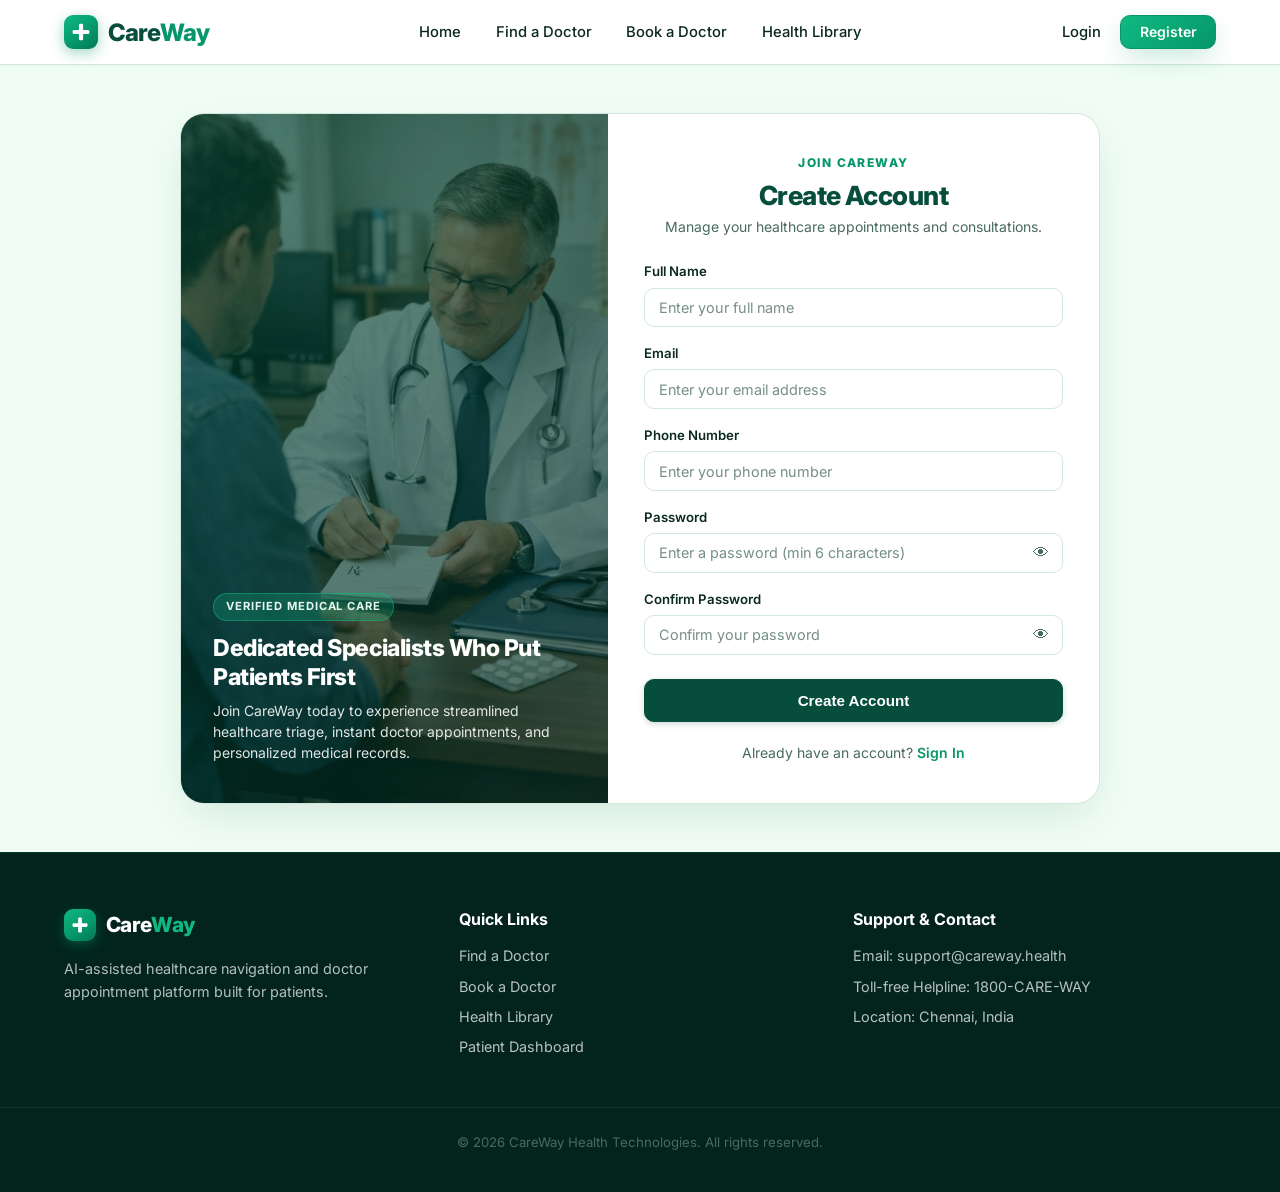
<file: frontend/register.html>
<!DOCTYPE html>
<html lang="en">
<head>
    <meta charset="UTF-8">
    <meta name="viewport" content="width=device-width, initial-scale=1.0">
    <meta name="description" content="Create a CareWay account - Access personalized healthcare navigation and verified doctor booking.">
    <title>CareWay - Register</title>
    <link rel="stylesheet" href="./css/index.css">
    <style>
        body {
            background-color: var(--alice-blue);
            min-height: 100vh;
            display: flex;
            flex-direction: column;
        }

        .auth-wrapper {
            flex: 1;
            display: flex;
            align-items: center;
            justify-content: center;
            padding: 3rem 1.25rem;
        }

        .auth-split-card {
            background: var(--white);
            border: 1px solid var(--border-color);
            border-radius: var(--radius-xl);
            box-shadow: 0 16px 45px -10px rgba(6, 78, 59, 0.14);
            width: 100%;
            max-width: 920px;
            overflow: hidden;
            display: grid;
            grid-template-columns: 1fr 1.15fr;
            animation: fadeIn 0.25s ease-out;
        }

        @keyframes fadeIn {
            from { opacity: 0; transform: translateY(6px); }
            to { opacity: 1; transform: translateY(0); }
        }

        /* Left visual showcase */
        .auth-visual-side {
            position: relative;
            background: linear-gradient(135deg, #064E3B 0%, #022C22 100%);
            display: flex;
            flex-direction: column;
            justify-content: flex-end;
            padding: 2.5rem 2rem;
            color: #fff;
            overflow: hidden;
        }
        .auth-visual-img {
            position: absolute;
            inset: 0;
            width: 100%;
            height: 100%;
            object-fit: cover;
            opacity: 0.35;
        }
        .auth-visual-overlay {
            position: relative;
            z-index: 2;
        }
        .auth-visual-tag {
            display: inline-block;
            background: rgba(16, 185, 129, 0.25);
            border: 1px solid rgba(16, 185, 129, 0.5);
            color: #E6F7EF;
            font-size: 0.7rem;
            font-weight: 700;
            text-transform: uppercase;
            letter-spacing: 0.08em;
            padding: 0.25rem 0.75rem;
            border-radius: 100px;
            margin-bottom: 0.85rem;
        }
        .auth-visual-side h3 {
            color: #fff;
            font-size: 1.45rem;
            font-weight: 800;
            margin-bottom: 0.5rem;
            letter-spacing: -0.02em;
            line-height: 1.25;
        }
        .auth-visual-side p {
            color: rgba(255, 255, 255, 0.88);
            font-size: 0.875rem;
            line-height: 1.5;
            margin: 0;
        }

        /* Right Form Side */
        .auth-card-body {
            padding: 2.5rem 2.25rem;
            display: flex;
            flex-direction: column;
            justify-content: center;
        }

        .auth-brand-badge {
            text-align: center;
            font-size: 0.75rem;
            font-weight: 800;
            letter-spacing: 0.12em;
            text-transform: uppercase;
            color: var(--salesport-blue);
            margin-bottom: 0.35rem;
        }

        .auth-title {
            font-size: 1.65rem;
            font-weight: 800;
            color: var(--prussian-blue);
            text-align: center;
            margin-bottom: 0.35rem;
            letter-spacing: -0.02em;
        }

        .auth-subtitle {
            font-size: 0.875rem;
            color: var(--muted-text);
            text-align: center;
            margin-bottom: 1.5rem;
            line-height: 1.45;
        }

        .auth-form .form-group {
            margin-bottom: 1rem;
            position: relative;
        }

        .auth-form .form-label {
            display: block;
            font-size: 0.825rem;
            font-weight: 600;
            color: var(--primary-text);
            margin-bottom: 0.35rem;
        }

        .auth-form .form-control {
            width: 100%;
            padding: 0.65rem 0.85rem;
            font-size: 0.9rem;
            border: 1px solid var(--border-color);
            border-radius: var(--radius-md);
            background-color: #FFFFFF;
            color: var(--primary-text);
            transition: border-color var(--transition-fast), box-shadow var(--transition-fast);
        }

        .auth-form .form-control:focus {
            outline: none;
            border-color: var(--salesport-blue);
            box-shadow: 0 0 0 3px rgba(5, 150, 105, 0.18);
        }

        .password-input-wrap {
            position: relative;
        }

        .password-toggle-btn {
            position: absolute;
            right: 10px;
            top: 50%;
            transform: translateY(-50%);
            background: none;
            border: none;
            cursor: pointer;
            color: var(--muted-text);
            font-size: 1rem;
            padding: 0.25rem;
            line-height: 1;
        }

        .password-toggle-btn:hover {
            color: var(--primary-text);
        }

        .auth-error {
            background-color: #FEF2F2;
            border: 1px solid #FEE2E2;
            border-left: 3px solid var(--error);
            color: #991B1B;
            font-size: 0.825rem;
            padding: 0.65rem 0.85rem;
            border-radius: var(--radius-md);
            margin-bottom: 1rem;
            display: none;
        }

        .auth-submit-btn {
            width: 100%;
            padding: 0.75rem 1.25rem;
            font-size: 0.95rem;
            font-weight: 700;
            background-color: var(--prussian-blue);
            color: var(--white);
            border: 1px solid var(--prussian-blue);
            border-radius: var(--radius-md);
            cursor: pointer;
            margin-top: 0.5rem;
            transition: all 0.2s ease;
            box-shadow: 0 2px 6px rgba(6, 78, 59, 0.2);
        }

        .auth-submit-btn:hover {
            background-color: var(--prussian-blue-dark);
            border-color: var(--prussian-blue-dark);
            box-shadow: 0 4px 12px rgba(6, 78, 59, 0.3);
        }

        .auth-footer-text {
            font-size: 0.875rem;
            color: var(--muted-text);
            text-align: center;
            margin-top: 1.25rem;
            margin-bottom: 0;
        }

        .auth-footer-text a {
            color: var(--salesport-blue);
            font-weight: 600;
            text-decoration: none;
        }

        .auth-footer-text a:hover {
            text-decoration: underline;
        }

        @media (max-width: 760px) {
            .auth-split-card {
                grid-template-columns: 1fr;
                max-width: 440px;
            }
            .auth-visual-side {
                display: none;
            }
            .auth-card-body {
                padding: 2rem 1.5rem;
            }
        }
    </style>
</head>
<body>
    <!-- Global Reusable Shared Navbar -->
    <nav class="navbar" aria-label="Main Navigation"></nav>

    <!-- Main Registration Section -->
    <main class="main-content" style="padding: 0;">
        <div class="auth-wrapper">
            <div class="auth-split-card">
                <!-- Visual Showcase Side -->
                <div class="auth-visual-side">
                    <img src="./assets/images/doctor_consultation.jpg" alt="Compassionate Doctor Care" class="auth-visual-img">
                    <div class="auth-visual-overlay">
                        <span class="auth-visual-tag">Verified Medical Care</span>
                        <h3>Dedicated Specialists Who Put Patients First</h3>
                        <p>Join CareWay today to experience streamlined healthcare triage, instant doctor appointments, and personalized medical records.</p>
                    </div>
                </div>

                <!-- Form Side -->
                <div class="auth-card-body">
                    <div class="auth-brand-badge">JOIN CAREWAY</div>
                    <h1 class="auth-title">Create Account</h1>
                    <p class="auth-subtitle">Manage your healthcare appointments and consultations.</p>
                    
                    <div id="error-message" class="auth-error" role="alert"></div>

                    <form id="register-form" class="auth-form" novalidate>
                        <div class="form-group">
                            <label class="form-label" for="fullname">Full Name</label>
                            <input type="text" id="fullname" class="form-control" placeholder="Enter your full name" required autocomplete="name">
                        </div>

                        <div class="form-group">
                            <label class="form-label" for="email">Email</label>
                            <input type="email" id="email" class="form-control" placeholder="Enter your email address" required autocomplete="email">
                        </div>

                        <div class="form-group">
                            <label class="form-label" for="phone">Phone Number</label>
                            <input type="tel" id="phone" class="form-control" placeholder="Enter your phone number" required autocomplete="tel">
                        </div>

                        <div class="form-group">
                            <label class="form-label" for="password">Password</label>
                            <div class="password-input-wrap">
                                <input type="password" id="password" class="form-control" placeholder="Enter a password (min 6 characters)" required minlength="6" autocomplete="new-password">
                                <button type="button" class="password-toggle-btn" onclick="togglePasswordVisibility('password', this)" aria-label="Toggle password visibility">👁</button>
                            </div>
                        </div>

                        <div class="form-group">
                            <label class="form-label" for="confirm_password">Confirm Password</label>
                            <div class="password-input-wrap">
                                <input type="password" id="confirm_password" class="form-control" placeholder="Confirm your password" required autocomplete="new-password">
                                <button type="button" class="password-toggle-btn" onclick="togglePasswordVisibility('confirm_password', this)" aria-label="Toggle password visibility">👁</button>
                            </div>
                        </div>

                        <button type="submit" class="auth-submit-btn" id="btn-submit-register">Create Account</button>
                    </form>

                    <p class="auth-footer-text">
                        Already have an account? <a href="login.html">Sign In</a>
                    </p>
                </div>
            </div>
        </div>
    </main>

    <footer class="footer" id="app-footer"></footer>

    <script src="./js/app.js"></script>
    <script>
        function togglePasswordVisibility(fieldId, btn) {
            const input = document.getElementById(fieldId);
            if (!input) return;
            if (input.type === 'password') {
                input.type = 'text';
                btn.textContent = '🔒';
            } else {
                input.type = 'password';
                btn.textContent = '👁';
            }
        }

        document.getElementById('register-form').addEventListener('submit', async (e) => {
            e.preventDefault();
            const fullname = document.getElementById('fullname').value.trim();
            const email = document.getElementById('email').value.trim();
            const phone = document.getElementById('phone').value.trim();
            const password = document.getElementById('password').value;
            const confirm_password = document.getElementById('confirm_password').value;
            const errorDiv = document.getElementById('error-message');
            const submitBtn = document.getElementById('btn-submit-register');

            errorDiv.style.display = 'none';

            if (!fullname) {
                errorDiv.textContent = 'Please enter your full name.';
                errorDiv.style.display = 'block';
                return;
            }

            if (!email) {
                errorDiv.textContent = 'Please enter a valid email address.';
                errorDiv.style.display = 'block';
                return;
            }

            if (password.length < 6) {
                errorDiv.textContent = 'Password must be at least 6 characters.';
                errorDiv.style.display = 'block';
                return;
            }

            if (password !== confirm_password) {
                errorDiv.textContent = 'Passwords do not match.';
                errorDiv.style.display = 'block';
                return;
            }

            submitBtn.disabled = true;
            submitBtn.textContent = 'Creating account...';

            try {
                const res = await fetch(`${API_BASE_URL}/auth/register/`, {
                    method: 'POST',
                    headers: {'Content-Type': 'application/json'},
                    body: JSON.stringify({
                        username: email,
                        password: password,
                        email: email,
                        name: fullname
                    })
                });

                const data = await res.json();

                if (res.ok) {
                    Auth.setToken(data.token);
                    Auth.setUser(data.user);

                    // Save custom full name and phone number
                    if (data.user) {
                        if (phone) {
                            localStorage.setItem(`careway_phone_${data.user.id || email}`, phone);
                        }
                        if (fullname) {
                            localStorage.setItem(`careway_name_${data.user.id || email}`, fullname);
                        }
                    }

                    window.location.href = 'dashboard.html';
                } else {
                    errorDiv.textContent = data.error || (Array.isArray(data.username) ? data.username[0] : 'Registration failed. Please check your details.');
                    errorDiv.style.display = 'block';
                    submitBtn.disabled = false;
                    submitBtn.textContent = 'Create Account';
                }
            } catch (err) {
                console.error(err);
                errorDiv.textContent = 'Network error. Please make sure the server is running.';
                errorDiv.style.display = 'block';
                submitBtn.disabled = false;
                submitBtn.textContent = 'Create Account';
            }
        });
    </script>
</body>
</html>
</file>
<file: frontend/css/index.css>
@import url('https://fonts.googleapis.com/css2?family=Inter:wght@300;400;500;600;700;800&display=swap');

:root {
  /* Emerald & Jade Healthcare Palette */
  --prussian-blue: #064E3B; /* Deep Forest Emerald (Headings, primary dark) */
  --prussian-blue-dark: #022C22; /* Deepest Forest Green */
  --salesport-blue: #059669; /* Primary Vibrant Emerald Green */
  --salesport-blue-hover: #047857; /* Deep Jade Green Hover */
  --emerald-accent: #10B981; /* Glowing Mint Accent */
  --alice-blue: #F0FDF4; /* Refreshing Light Mint Background */
  --mint-surface: #E6F7EF; /* Subtle Mint Card / Pill Surface */
  --mint-subtle: #DCFCE7; /* Mint Tag / Highlight */
  --white: #FFFFFF;
  --primary-text: #0B2920; /* High-contrast Deep Forest text */
  --muted-text: #486A61; /* Soft Sage / Slate text */
  --border-color: #D1E7DD; /* Clean Mint-Gray Border */
  --border-focus: #10B981;
  --success: #10B981;
  --error: #DC2626;
  --warning: #D97706;

  /* Typography */
  --font-family: 'Inter', -apple-system, BlinkMacSystemFont, 'Segoe UI', Roboto, sans-serif;
  
  /* Shadows with organic green tint */
  --shadow-sm: 0 1px 3px 0 rgba(6, 78, 59, 0.05);
  --shadow-md: 0 4px 8px -1px rgba(6, 78, 59, 0.08), 0 2px 4px -1px rgba(6, 78, 59, 0.04);
  --shadow-lg: 0 12px 24px -4px rgba(6, 78, 59, 0.12), 0 4px 8px -2px rgba(6, 78, 59, 0.06);
  --shadow-emerald: 0 10px 28px -5px rgba(5, 150, 105, 0.28);

  /* Border Radius */
  --radius-sm: 6px;
  --radius-md: 10px;
  --radius-lg: 16px;
  --radius-xl: 24px;
  --radius-full: 9999px;
  
  /* Transitions */
  --transition-fast: 0.15s ease-in-out;
  --transition-normal: 0.25s ease-in-out;
}

* {
  margin: 0;
  padding: 0;
  box-sizing: border-box;
}

body {
  font-family: var(--font-family);
  color: var(--primary-text);
  background-color: var(--alice-blue);
  line-height: 1.55;
  min-height: 100vh;
  display: flex;
  flex-direction: column;
  -webkit-font-smoothing: antialiased;
}

/* Typography */
h1, h2, h3, h4, h5, h6 {
  color: var(--prussian-blue);
  font-weight: 700;
  line-height: 1.25;
}

h1 { font-size: 2.5rem; margin-bottom: 1rem; letter-spacing: -0.025em; }
h2 { font-size: 2rem; margin-bottom: 0.75rem; letter-spacing: -0.02em; }
h3 { font-size: 1.4rem; margin-bottom: 0.75rem; letter-spacing: -0.015em; }
p { margin-bottom: 1rem; color: var(--muted-text); }

a {
  color: var(--salesport-blue);
  text-decoration: none;
  transition: color var(--transition-fast);
}

a:hover {
  color: var(--salesport-blue-hover);
}

/* Layout */
.container {
  width: 100%;
  max-width: 1200px;
  margin: 0 auto;
  padding: 0 1.5rem;
}

.main-content {
  flex-grow: 1;
  padding: 2.5rem 0 4rem;
}

/* Global Shared Navbar */
.navbar {
  background-color: rgba(255, 255, 255, 0.95);
  backdrop-filter: blur(10px);
  -webkit-backdrop-filter: blur(10px);
  border-bottom: 1px solid var(--border-color);
  padding: 0.85rem 0;
  position: sticky;
  top: 0;
  z-index: 1000;
  box-shadow: 0 1px 4px rgba(6, 78, 59, 0.04);
}

.navbar .navbar-container {
  display: grid;
  grid-template-columns: 1fr auto 1fr;
  align-items: center;
  gap: 1rem;
}

.navbar-brand {
  font-size: 1.5rem;
  font-weight: 800;
  color: var(--salesport-blue);
  display: inline-flex;
  align-items: center;
  gap: 0.6rem;
  text-decoration: none;
  letter-spacing: -0.03em;
  flex-shrink: 0;
  justify-self: start;
}

.navbar-brand .brand-logo-icon {
  width: 34px;
  height: 34px;
  border-radius: 9px;
  background: linear-gradient(145deg, #10B981 0%, #059669 60%, #047857 100%);
  display: inline-flex;
  align-items: center;
  justify-content: center;
  color: #fff;
  box-shadow: 0 4px 14px rgba(5, 150, 105, 0.38);
  transition: transform var(--transition-fast), box-shadow var(--transition-fast);
  flex-shrink: 0;
}

.navbar-brand .brand-text {
  color: var(--prussian-blue);
  font-weight: 800;
}
.navbar-brand .brand-text span {
  color: var(--salesport-blue);
}

.navbar-brand:hover {
  opacity: 1;
}

.navbar-brand:hover .brand-logo-icon {
  transform: scale(1.08);
  box-shadow: 0 6px 18px rgba(5, 150, 105, 0.45);
}

.navbar-collapse {
  display: contents;
}

.navbar-nav {
  display: flex;
  gap: 1.5rem;
  align-items: center;
}

.main-nav {
  display: flex;
  gap: 1.75rem;
  align-items: center;
  justify-self: center;
}

.auth-nav {
  display: flex;
  gap: 1rem;
  align-items: center;
  justify-self: end;
}

.nav-link {
  color: var(--primary-text);
  font-size: 0.925rem;
  font-weight: 500;
  text-decoration: none;
  transition: all var(--transition-fast);
  padding: 0.35rem 0.2rem;
}

.nav-link:hover,
.nav-link.active {
  color: var(--salesport-blue);
}

.nav-link.active {
  font-weight: 700;
  position: relative;
}

.nav-link.active::after {
  content: '';
  position: absolute;
  bottom: -4px;
  left: 0;
  width: 100%;
  height: 2.5px;
  background: linear-gradient(90deg, var(--salesport-blue), var(--emerald-accent));
  border-radius: 2px;
}

.user-nav-badge {
  display: inline-flex;
  align-items: center;
  gap: 0.5rem;
  padding: 0.35rem 0.85rem;
  background: var(--mint-surface);
  border: 1px solid var(--border-color);
  border-radius: var(--radius-full);
  font-size: 0.85rem;
  font-weight: 600;
  color: var(--prussian-blue);
  text-decoration: none;
  transition: all var(--transition-fast);
}

.user-nav-badge:hover {
  border-color: var(--salesport-blue);
  color: var(--salesport-blue-hover);
  background: var(--mint-subtle);
}

.user-avatar-pill {
  width: 26px;
  height: 26px;
  border-radius: 50%;
  background: linear-gradient(135deg, var(--salesport-blue), var(--prussian-blue));
  color: var(--white);
  display: inline-flex;
  align-items: center;
  justify-content: center;
  font-size: 0.75rem;
  font-weight: 700;
}

/* Navbar Mobile Toggler */
.navbar-toggler {
  display: none;
  flex-direction: column;
  justify-content: center;
  gap: 4px;
  background: transparent;
  border: 1px solid var(--border-color);
  padding: 0.45rem 0.6rem;
  border-radius: var(--radius-md);
  cursor: pointer;
}

.toggler-bar {
  width: 22px;
  height: 2px;
  background-color: var(--prussian-blue);
  border-radius: 2px;
  transition: all 0.2s ease;
}

/* Button System: Deep Forest & Emerald Green */
.btn {
  display: inline-flex;
  align-items: center;
  justify-content: center;
  padding: 0.6rem 1.35rem;
  font-size: 0.875rem;
  font-weight: 600;
  border-radius: var(--radius-md);
  border: 1px solid transparent;
  cursor: pointer;
  text-decoration: none;
  transition: all 0.2s cubic-bezier(0.4, 0, 0.2, 1);
  line-height: 1.25;
  gap: 0.5rem;
}

.btn:active {
  transform: scale(0.98);
}

.btn-primary {
  background-color: var(--prussian-blue);
  color: var(--white);
  border: 1px solid var(--prussian-blue);
  box-shadow: 0 2px 6px rgba(6, 78, 59, 0.18);
}

.btn-primary:hover {
  background-color: var(--prussian-blue-dark);
  border-color: var(--prussian-blue-dark);
  color: var(--white);
  box-shadow: 0 4px 14px rgba(6, 78, 59, 0.28);
}

.btn-accent {
  background: linear-gradient(135deg, #10B981 0%, #059669 100%);
  color: var(--white);
  border: 1px solid #059669;
  box-shadow: var(--shadow-emerald);
}

.btn-accent:hover {
  background: linear-gradient(135deg, #059669 0%, #047857 100%);
  color: var(--white);
  box-shadow: 0 12px 30px rgba(5, 150, 105, 0.38);
}

.btn-outline {
  background-color: var(--white);
  border: 1px solid var(--border-color);
  color: var(--prussian-blue);
}

.btn-outline:hover {
  border-color: var(--salesport-blue);
  color: var(--salesport-blue);
  background-color: var(--mint-surface);
}

.btn-secondary {
  background-color: var(--mint-surface);
  border: 1px solid var(--border-color);
  color: var(--prussian-blue);
}

.btn-secondary:hover {
  background-color: var(--mint-subtle);
  border-color: var(--salesport-blue);
}

/* Cards */
.card {
  background-color: var(--white);
  border: 1px solid var(--border-color);
  border-radius: var(--radius-lg);
  padding: 1.5rem;
  box-shadow: var(--shadow-sm);
  transition: transform var(--transition-normal), box-shadow var(--transition-normal), border-color var(--transition-normal);
}

.card:hover {
  transform: translateY(-4px);
  box-shadow: var(--shadow-lg);
  border-color: rgba(5, 150, 105, 0.35);
}

/* Forms */
.form-group {
  margin-bottom: 1.15rem;
}

.form-label {
  display: block;
  font-size: 0.875rem;
  font-weight: 600;
  color: var(--primary-text);
  margin-bottom: 0.45rem;
}

.form-control {
  width: 100%;
  padding: 0.65rem 0.85rem;
  font-size: 0.9rem;
  font-family: var(--font-family);
  color: var(--primary-text);
  background-color: var(--white);
  border: 1px solid var(--border-color);
  border-radius: var(--radius-md);
  transition: border-color var(--transition-fast), box-shadow var(--transition-fast);
}

.form-control:focus {
  outline: none;
  border-color: var(--salesport-blue);
  box-shadow: 0 0 0 3px rgba(16, 185, 129, 0.18);
}

.form-control::placeholder {
  color: var(--muted-text);
  opacity: 0.75;
}

/* Hero Section */
.hero {
  background: radial-gradient(circle at 50% 0%, #E6F7EF 0%, var(--alice-blue) 75%);
  padding: 3.5rem 0 3.5rem;
  text-align: center;
  border-bottom: 1px solid var(--border-color);
  position: relative;
  overflow: hidden;
}

.hero-pill-badge {
  display: inline-flex;
  align-items: center;
  gap: 0.5rem;
  background: var(--white);
  border: 1px solid var(--border-color);
  border-radius: var(--radius-full);
  padding: 0.35rem 1rem;
  font-size: 0.8rem;
  font-weight: 600;
  color: var(--prussian-blue);
  box-shadow: var(--shadow-sm);
  margin-bottom: 1.25rem;
}
.hero-pill-badge span.pulse-dot {
  width: 8px;
  height: 8px;
  border-radius: 50%;
  background: var(--emerald-accent);
  box-shadow: 0 0 0 3px rgba(16, 185, 129, 0.25);
}

.hero h1 {
  font-size: 2.75rem;
  color: var(--prussian-blue);
  margin-bottom: 0.85rem;
  font-weight: 800;
  letter-spacing: -0.03em;
}

.hero p {
  font-size: 1.15rem;
  color: var(--muted-text);
  max-width: 640px;
  margin: 0 auto 2.5rem;
}

.hero-actions {
  display: flex;
  justify-content: center;
  gap: 1.75rem;
  flex-wrap: wrap;
}

/* Premium Hero Cards */
.hero-card {
  flex: 1;
  min-width: 280px;
  max-width: 440px;
  border-radius: var(--radius-xl);
  padding: 1.85rem 1.95rem;
  text-align: left;
  text-decoration: none;
  display: flex;
  flex-direction: column;
  transition: transform 0.25s ease, box-shadow 0.25s ease;
  position: relative;
  overflow: hidden;
  border: 1px solid rgba(255, 255, 255, 0.15);
}

.hero-card:hover {
  transform: translateY(-6px);
  text-decoration: none;
}

.hero-card,
.hero-card:link,
.hero-card:visited,
.hero-card:hover,
.hero-card:active,
.hero-card *,
.hero-card *:link,
.hero-card *:visited,
.hero-card *:hover,
.hero-card *:active {
  color: #fff !important;
  text-decoration: none !important;
}

/* Card 1: Find a Doctor — Vibrant Emerald */
.hero-card--find {
  background: linear-gradient(145deg, #059669 0%, #064E3B 100%);
  box-shadow: 0 10px 32px rgba(5, 150, 105, 0.28);
}
.hero-card--find:hover {
  box-shadow: 0 16px 42px rgba(5, 150, 105, 0.42);
}

/* Card 2: Book a Doctor — Deep Forest */
.hero-card--book {
  background: linear-gradient(145deg, #064E3B 0%, #022C22 100%);
  box-shadow: 0 10px 32px rgba(6, 78, 59, 0.35);
}
.hero-card--book:hover {
  box-shadow: 0 16px 42px rgba(6, 78, 59, 0.48);
}

/* Image Background Artwork on Hero Cards */
.hero-card__bg-img {
  position: absolute;
  top: 0;
  right: 0;
  width: 50%;
  height: 100%;
  object-fit: cover;
  opacity: 0.24;
  mask-image: linear-gradient(to left, rgba(0,0,0,1) 0%, transparent 100%);
  -webkit-mask-image: linear-gradient(to left, rgba(0,0,0,1) 0%, transparent 100%);
  pointer-events: none;
  transition: transform 0.4s ease, opacity 0.3s ease;
}

.hero-card:hover .hero-card__bg-img {
  opacity: 0.38;
  transform: scale(1.08);
}

.hero-card__content {
  position: relative;
  z-index: 2;
  display: flex;
  flex-direction: column;
  height: 100%;
}

.hero-card__icon-wrap {
  width: 44px;
  height: 44px;
  border-radius: 12px;
  background: rgba(255, 255, 255, 0.18);
  backdrop-filter: blur(8px);
  display: flex;
  align-items: center;
  justify-content: center;
  margin-bottom: 1rem;
  flex-shrink: 0;
  border: 1px solid rgba(255, 255, 255, 0.25);
}

.hero-card__tag {
  display: inline-block;
  background: rgba(255, 255, 255, 0.22);
  border: 1px solid rgba(255, 255, 255, 0.35);
  border-radius: 100px;
  font-size: 0.68rem;
  font-weight: 700;
  letter-spacing: 0.08em;
  text-transform: uppercase;
  padding: 0.25rem 0.75rem;
  color: #fff;
  margin-bottom: 0.85rem;
  width: fit-content;
}

.hero-card__title {
  font-size: 1.55rem;
  font-weight: 800;
  color: #fff;
  margin-bottom: 0.5rem;
  letter-spacing: -0.02em;
  line-height: 1.2;
}

.hero-card__desc {
  font-size: 0.9rem;
  color: #fff;
  line-height: 1.55;
  margin-bottom: 1.25rem;
  opacity: 0.94;
}

.hero-card__features {
  display: flex;
  flex-direction: column;
  gap: 0.4rem;
  margin-bottom: 1.4rem;
}

.hero-card__features span {
  font-size: 0.84rem;
  color: #fff;
  font-weight: 600;
  display: flex;
  align-items: center;
  gap: 0.45rem;
}

.hero-card__cta {
  margin-top: auto;
  background: rgba(255, 255, 255, 0.2);
  border: 1px solid rgba(255, 255, 255, 0.4);
  border-radius: 10px;
  padding: 0.75rem 1.15rem;
  font-size: 0.925rem;
  font-weight: 700;
  color: #fff;
  display: flex;
  align-items: center;
  justify-content: space-between;
  transition: all 0.2s ease;
}

.hero-card:hover .hero-card__cta {
  background: rgba(255, 255, 255, 0.3);
  padding-right: 0.95rem;
}

/* ─────────────────────────────────────────────────────────────
   STUNNING IMAGE SHOWCASE & SPOTLIGHT SECTIONS
   ───────────────────────────────────────────────────────────── */
.showcase-section {
  padding: 5rem 0;
  background: linear-gradient(180deg, var(--white) 0%, var(--alice-blue) 100%);
  border-bottom: 1px solid var(--border-color);
  position: relative;
}

.showcase-grid {
  display: grid;
  grid-template-columns: 1fr 1fr;
  gap: 3.5rem;
  align-items: center;
}

.showcase-media-container {
  position: relative;
}

.showcase-img-wrap {
  position: relative;
  border-radius: var(--radius-xl);
  overflow: hidden;
  box-shadow: 0 20px 45px -10px rgba(6, 78, 59, 0.25);
  border: 1px solid rgba(16, 185, 129, 0.25);
  background: #022C22;
}

.showcase-img {
  width: 100%;
  height: 440px;
  object-fit: cover;
  display: block;
  transition: transform 0.6s cubic-bezier(0.2, 0.8, 0.2, 1);
}

.showcase-img-wrap:hover .showcase-img {
  transform: scale(1.035);
}

.showcase-floating-card {
  position: absolute;
  bottom: -1.25rem;
  left: 1.5rem;
  right: 1.5rem;
  background: rgba(6, 46, 36, 0.9);
  backdrop-filter: blur(12px);
  -webkit-backdrop-filter: blur(12px);
  border: 1px solid rgba(16, 185, 129, 0.4);
  border-radius: var(--radius-lg);
  padding: 1rem 1.25rem;
  color: #fff;
  display: flex;
  align-items: center;
  gap: 1rem;
  box-shadow: 0 12px 30px rgba(0, 0, 0, 0.25);
}

.showcase-floating-card .badge-icon {
  width: 42px;
  height: 42px;
  border-radius: 10px;
  background: var(--salesport-blue);
  color: #fff;
  display: flex;
  align-items: center;
  justify-content: center;
  flex-shrink: 0;
}

.showcase-floating-card h4 {
  color: #fff;
  font-size: 0.95rem;
  font-weight: 700;
  margin-bottom: 0.15rem;
}
.showcase-floating-card p {
  color: rgba(255, 255, 255, 0.82);
  font-size: 0.8rem;
  margin: 0;
}

.showcase-content .section-tag {
  display: inline-block;
  background: var(--mint-subtle);
  color: var(--salesport-blue);
  font-size: 0.75rem;
  font-weight: 700;
  text-transform: uppercase;
  letter-spacing: 0.08em;
  padding: 0.3rem 0.85rem;
  border-radius: var(--radius-full);
  margin-bottom: 0.85rem;
  border: 1px solid rgba(16, 185, 129, 0.25);
}

.showcase-content h2 {
  font-size: 2.35rem;
  font-weight: 800;
  color: var(--prussian-blue);
  margin-bottom: 1.1rem;
  letter-spacing: -0.025em;
  line-height: 1.2;
}

.showcase-content p.lead {
  font-size: 1.05rem;
  color: var(--muted-text);
  line-height: 1.6;
  margin-bottom: 1.75rem;
}

.showcase-points {
  display: flex;
  flex-direction: column;
  gap: 1.1rem;
  margin-bottom: 2rem;
}

.point-item {
  display: flex;
  align-items: flex-start;
  gap: 0.9rem;
}

.point-icon {
  width: 28px;
  height: 28px;
  border-radius: 50%;
  background: var(--mint-subtle);
  color: var(--salesport-blue);
  display: flex;
  align-items: center;
  justify-content: center;
  flex-shrink: 0;
  margin-top: 0.15rem;
  font-weight: 800;
  font-size: 0.85rem;
}

.point-text h4 {
  font-size: 1rem;
  color: var(--prussian-blue);
  margin-bottom: 0.2rem;
}

.point-text p {
  font-size: 0.875rem;
  color: var(--muted-text);
  margin: 0;
  line-height: 1.5;
}

/* Dual Feature Cards with Photo Headers */
.visual-card-grid {
  display: grid;
  grid-template-columns: repeat(auto-fit, minmax(320px, 1fr));
  gap: 2rem;
  margin: 3.5rem 0 1.5rem;
}

.visual-feature-card {
  background: var(--white);
  border: 1px solid var(--border-color);
  border-radius: var(--radius-xl);
  overflow: hidden;
  box-shadow: var(--shadow-sm);
  transition: all var(--transition-normal);
  display: flex;
  flex-direction: column;
}

.visual-feature-card:hover {
  transform: translateY(-5px);
  box-shadow: var(--shadow-lg);
  border-color: rgba(5, 150, 105, 0.35);
}

.visual-feature-card .card-thumb-wrap {
  width: 100%;
  height: 210px;
  overflow: hidden;
  position: relative;
  background: #064E3B;
}

.visual-feature-card .card-thumb-img {
  width: 100%;
  height: 100%;
  object-fit: cover;
  transition: transform 0.5s ease;
}

.visual-feature-card:hover .card-thumb-img {
  transform: scale(1.05);
}

.visual-feature-card .thumb-overlay-badge {
  position: absolute;
  top: 1rem;
  left: 1rem;
  background: rgba(6, 46, 36, 0.85);
  backdrop-filter: blur(8px);
  color: #fff;
  padding: 0.3rem 0.8rem;
  border-radius: var(--radius-full);
  font-size: 0.72rem;
  font-weight: 700;
  text-transform: uppercase;
  letter-spacing: 0.06em;
  border: 1px solid rgba(16, 185, 129, 0.35);
}

.visual-feature-card .card-body {
  padding: 1.75rem;
  display: flex;
  flex-direction: column;
  flex-grow: 1;
}

.visual-feature-card h3 {
  font-size: 1.3rem;
  color: var(--prussian-blue);
  margin-bottom: 0.6rem;
}

.visual-feature-card p {
  font-size: 0.9rem;
  color: var(--muted-text);
  line-height: 1.55;
  margin-bottom: 1.5rem;
}

/* How It Works (Features) */
.section {
  padding: 4.5rem 0;
}

.section-title {
  text-align: center;
  font-size: 2.35rem;
  font-weight: 800;
  margin-bottom: 0.75rem;
  color: var(--prussian-blue);
  letter-spacing: -0.025em;
}

.section-subtitle {
  text-align: center;
  font-size: 1.05rem;
  color: var(--muted-text);
  max-width: 600px;
  margin: 0 auto 3.5rem;
}

.features-grid {
  display: grid;
  grid-template-columns: repeat(auto-fit, minmax(280px, 1fr));
  gap: 2rem;
}

.feature-card {
  text-align: center;
  padding: 2.25rem 2rem;
  background: var(--white);
  border: 1px solid var(--border-color);
  border-radius: var(--radius-lg);
  transition: all var(--transition-normal);
}

.feature-card:hover {
  transform: translateY(-4px);
  border-color: var(--salesport-blue);
  box-shadow: var(--shadow-lg);
}

.feature-icon {
  width: 68px;
  height: 68px;
  background: linear-gradient(135deg, var(--mint-surface) 0%, var(--mint-subtle) 100%);
  color: var(--salesport-blue);
  border-radius: var(--radius-full);
  display: flex;
  align-items: center;
  justify-content: center;
  margin: 0 auto 1.5rem;
  border: 1px solid rgba(16, 185, 129, 0.25);
  box-shadow: 0 4px 12px rgba(5, 150, 105, 0.12);
}

.feature-icon svg {
  width: 32px;
  height: 32px;
}

.feature-card h3 {
  font-size: 1.25rem;
  margin-bottom: 0.75rem;
  color: var(--prussian-blue);
}

/* Health Library */
.library-grid {
  display: grid;
  grid-template-columns: repeat(auto-fit, minmax(260px, 1fr));
  gap: 1.5rem;
}

.library-card {
  border-left: 4px solid var(--salesport-blue);
  padding: 1.5rem;
  background-color: var(--white);
  border-radius: 0 var(--radius-md) var(--radius-md) 0;
  box-shadow: var(--shadow-sm);
  transition: all var(--transition-normal);
  display: block;
  color: inherit;
  text-decoration: none;
  border-top: 1px solid var(--border-color);
  border-right: 1px solid var(--border-color);
  border-bottom: 1px solid var(--border-color);
}

.library-card:hover {
  transform: translateX(6px);
  border-left-color: var(--prussian-blue);
  box-shadow: var(--shadow-md);
}

.library-card h4 {
  color: var(--prussian-blue);
  margin-bottom: 0.4rem;
  font-size: 1.15rem;
}

.library-card p {
  margin-bottom: 0;
  font-size: 0.875rem;
  color: var(--muted-text);
}

/* Disclaimer */
.disclaimer {
  background-color: #FEFCE8;
  border: 1px solid #FEF08A;
  border-left: 4px solid var(--warning);
  padding: 1.5rem;
  border-radius: var(--radius-md);
  margin: 3rem 0 1rem;
  color: #713F12;
  font-size: 0.875rem;
  line-height: 1.6;
}

.disclaimer strong {
  color: #854D0E;
}

/* Footer - Deep Rich Forest Green */
.footer {
  background-color: #02241C;
  color: var(--white);
  padding: 3.5rem 0 1.5rem;
  margin-top: auto;
  border-top: 1px solid rgba(16, 185, 129, 0.15);
}

.footer .container {
  display: flex;
  justify-content: space-between;
  flex-wrap: wrap;
  gap: 2rem;
}

.footer-col {
  flex: 1;
  min-width: 250px;
}

.footer-col h4 {
  color: var(--white);
  margin-bottom: 1rem;
  font-weight: 700;
}

.footer-col p {
  margin-bottom: 0.5rem;
}

.footer-col p, .footer-col a {
  color: rgba(255, 255, 255, 0.72);
  font-size: 0.9rem;
}

.footer-col a:hover {
  color: var(--emerald-accent);
}

.footer-bottom {
  text-align: center;
  padding-top: 1.5rem;
  margin-top: 2.5rem;
  border-top: 1px solid rgba(255, 255, 255, 0.08);
  color: rgba(255, 255, 255, 0.5);
  font-size: 0.825rem;
}

/* Utilities */
.text-center { text-align: center; }
.mb-1 { margin-bottom: 0.5rem; }
.mb-2 { margin-bottom: 1rem; }
.mb-3 { margin-bottom: 1.5rem; }
.mb-4 { margin-bottom: 2rem; }
.mt-2 { margin-top: 1rem; }
.mt-4 { margin-top: 2rem; }
.flex { display: flex; }
.gap-2 { gap: 0.5rem; }
.gap-3 { gap: 1rem; }
.gap-4 { gap: 1.5rem; }

/* Responsive Base Layout & Mobile Navigation */
@media (max-width: 960px) {
  .showcase-grid {
    grid-template-columns: 1fr;
    gap: 2.5rem;
  }
  .showcase-img {
    height: 320px;
  }
}

@media (max-width: 860px) {
  .navbar-toggler {
    display: flex;
  }
  
  .navbar-collapse {
    display: none;
    position: absolute;
    top: 100%;
    left: 0;
    right: 0;
    background: var(--white);
    border-bottom: 1px solid var(--border-color);
    flex-direction: column;
    align-items: flex-start;
    padding: 1.25rem 1.5rem;
    gap: 1rem;
    margin-left: 0;
    box-shadow: 0 10px 20px -3px rgba(6, 78, 59, 0.12);
  }
  
  .navbar-collapse.show {
    display: flex;
  }
  
  .main-nav, .auth-nav {
    flex-direction: column;
    align-items: flex-start;
    width: 100%;
    gap: 0.85rem;
  }
  
  .auth-nav {
    border-top: 1px solid var(--border-color);
    padding-top: 1rem;
    margin-top: 0.25rem;
  }
  
  .nav-register-btn, .nav-logout-btn {
    width: 100%;
    text-align: center;
  }

  .hero h1 {
    font-size: 2.25rem;
  }
  
  .hero-actions {
    flex-direction: column;
    padding: 0 0.5rem;
  }
  
  .btn-lg {
    width: 100%;
  }
}
</file>
